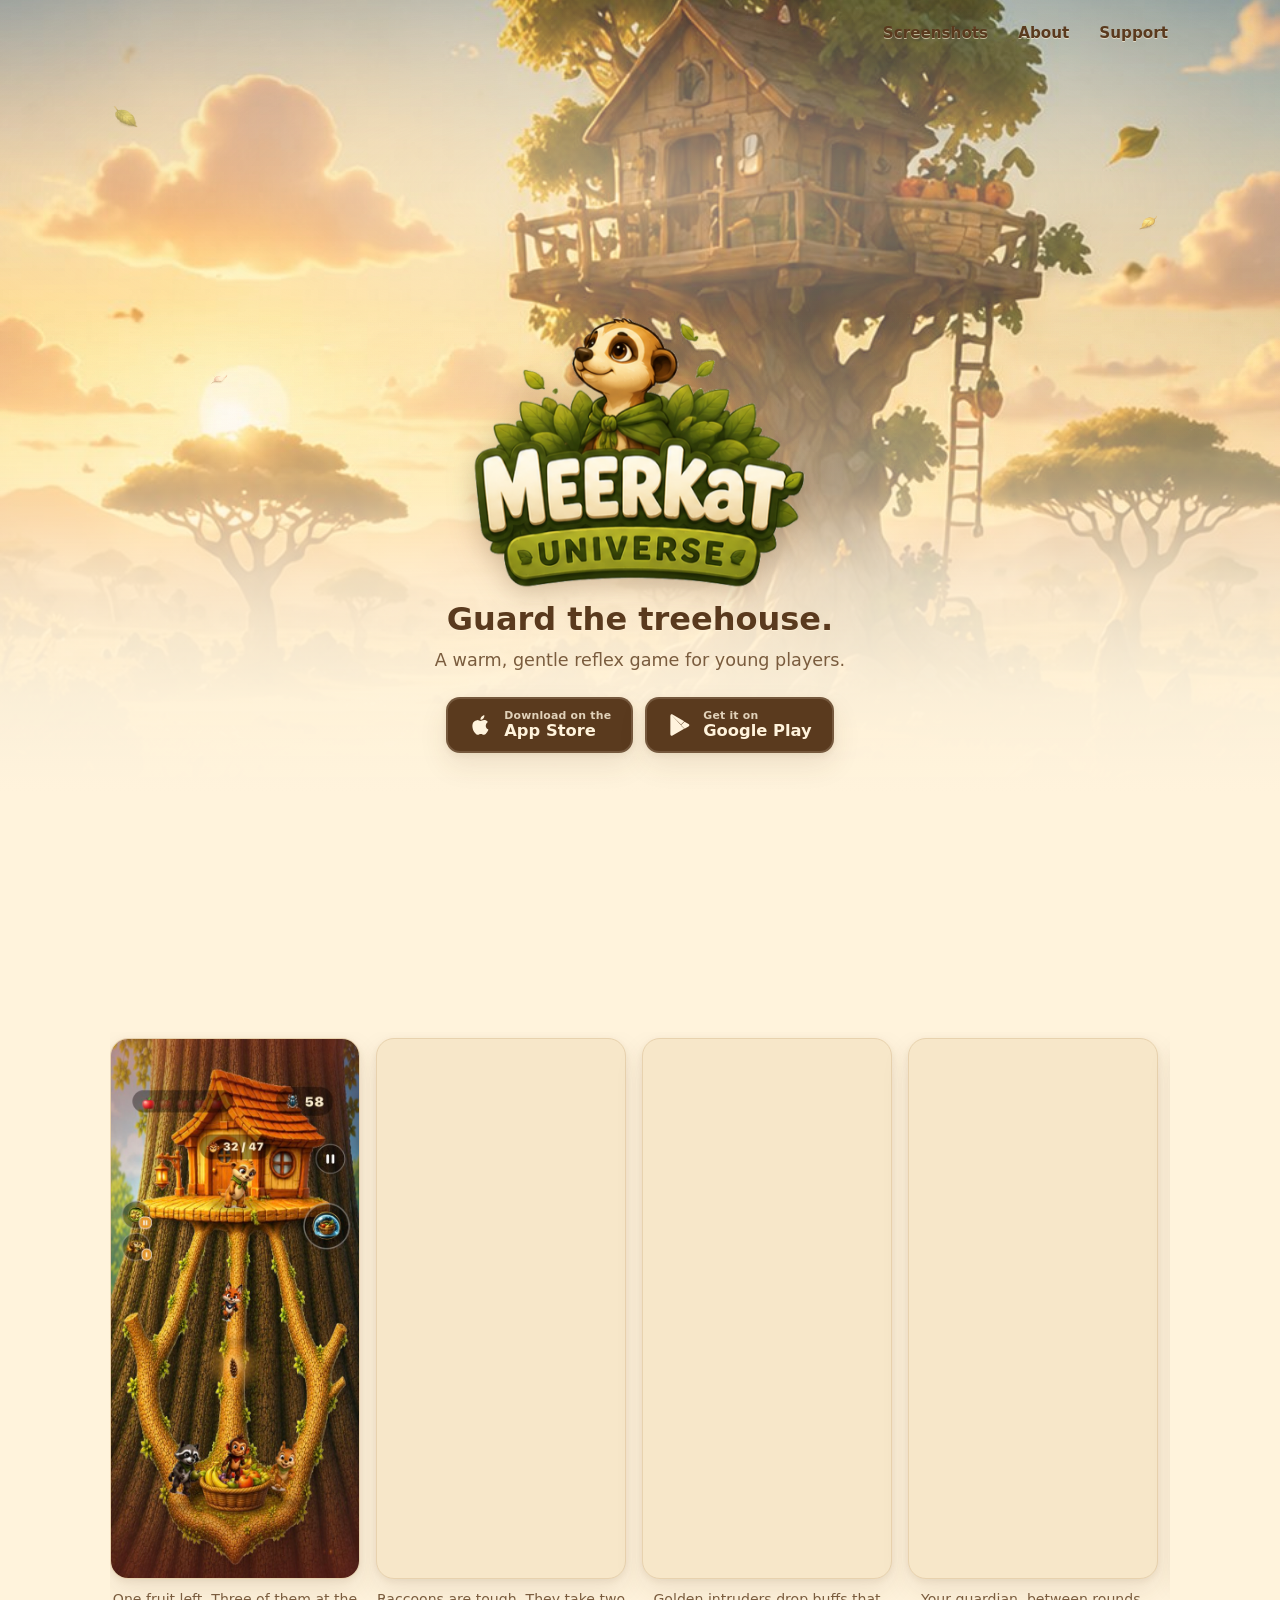
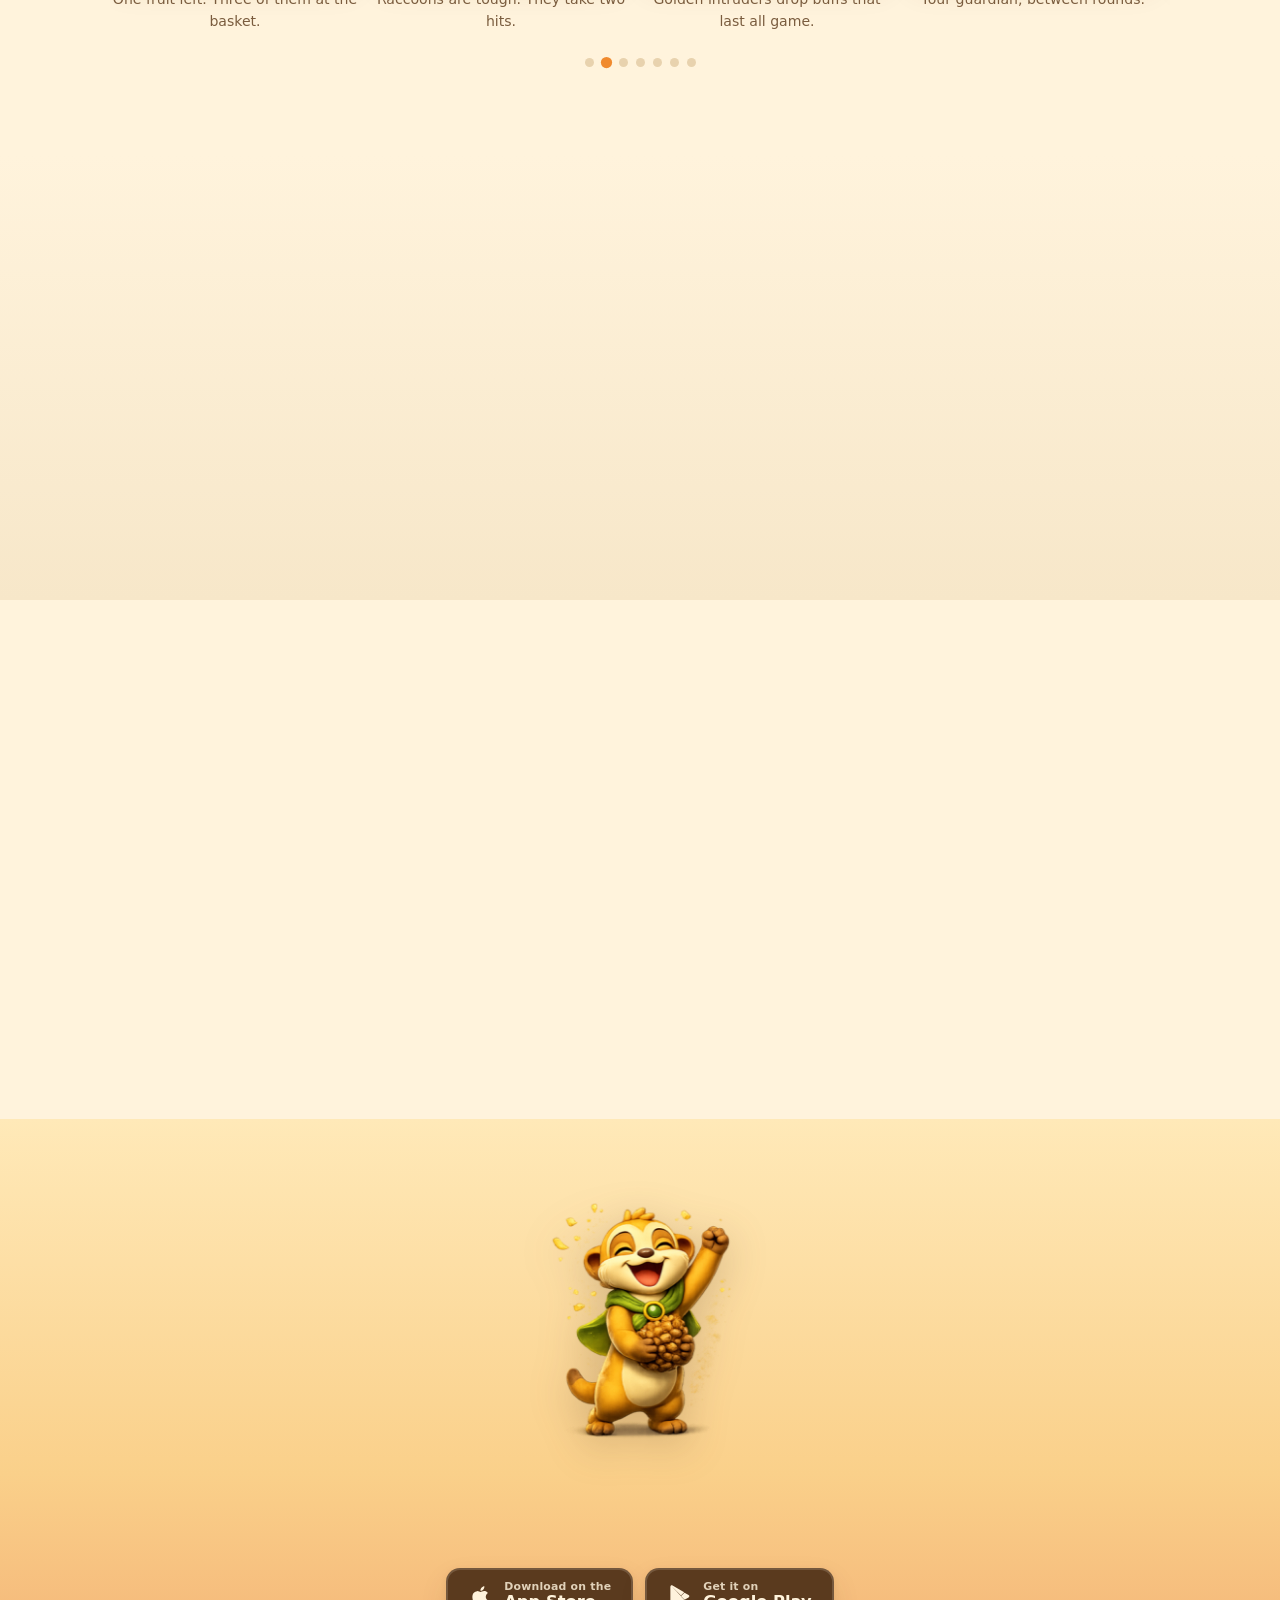
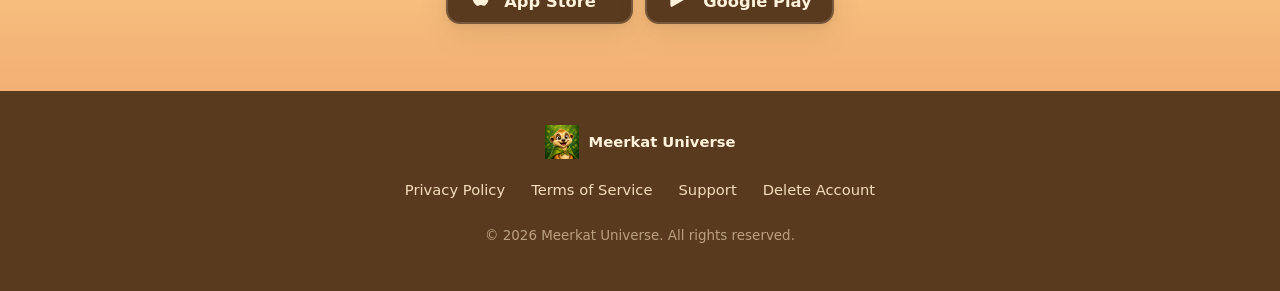
<file: index.html>
<!doctype html>
<html lang="en">
<head>
<meta charset="utf-8">
    <!-- ── CONTENT SECURITY POLICY ────────────────────────────────────────
         A `<meta>` rather than a header because GitHub Pages cannot set
         headers. This is the STRICT form, which is only achievable because the
         site makes ZERO third-party requests — no CDN, no fonts, no analytics.
         Nothing here needs `'unsafe-inline'`: there are no inline <script>
         bodies and no on* handlers.

         `connect-src 'none'` and `form-action 'none'` are honest — the site
         never fetches and never submits — and they are what turns any future
         XSS foothold from "exfiltrate" into "nothing happens".

         `frame-ancestors 'none'` is the one that addresses a real risk rather
         than a theoretical one: it stops anyone embedding these pages,
         particularly the privacy policy and terms, inside their own site and
         passing them off as theirs. -->
    <meta http-equiv="Content-Security-Policy"
          content="default-src 'self';
                   img-src 'self' data:;
                   style-src 'self';
                   script-src 'self';
                   font-src 'self';
                   connect-src 'none';
                   form-action 'none';
                   frame-ancestors 'none';
                   base-uri 'none';
                   object-src 'none';
                   upgrade-insecure-requests">
    <meta name="referrer" content="strict-origin-when-cross-origin">
<meta name="viewport" content="width=device-width, initial-scale=1, viewport-fit=cover">
<title>Meerkat Universe — Guard the treehouse</title>
<meta name="description" content="A warm, gentle reflex game for young players. Guard your treehouse fruit from climbing intruders. Free on the App Store and Google Play.">
<meta name="theme-color" content="#FFF3DC">

<link rel="icon" href="favicon.png" sizes="any">
<link rel="apple-touch-icon" href="assets/img/icon-180.png">

<meta property="og:type" content="website">
<meta property="og:title" content="Meerkat Universe — Guard the treehouse">
<meta property="og:description" content="A warm, gentle reflex game for young players. Free on the App Store and Google Play.">
<meta property="og:image" content="assets/img/hero.jpg">
<meta name="twitter:card" content="summary_large_image">

<!-- The hero art is the first thing a visitor sees; everything else can wait.
     imagesrcset/imagesizes mirror the <img> below exactly, so the preload and the
     element resolve to the SAME file — a mismatch downloads both. -->
<link rel="preload" as="image" href="assets/img/hero.jpg"
      imagesrcset="assets/img/hero-sm.jpg 620w, assets/img/hero.jpg 948w"
      imagesizes="100vw" fetchpriority="high">
<link rel="stylesheet" href="assets/css/site.css">
</head>

<body>
<a class="skip-link" href="#main">Skip to content</a>

<!-- Desktop only. No hamburger on mobile: the landing page has one job, and the
     legal links live in the footer where people look for them. -->
<nav class="topnav" aria-label="Site">
  <div class="wrap">
    <ul>
      <li><a href="#screenshots">Screenshots</a></li>
      <li><a href="#about">About</a></li>
      <li><a href="support.html">Support</a></li>
    </ul>
  </div>
</nav>

<main id="main">

  <!-- ===================================================================
       HERO
       =================================================================== -->
  <section class="hero">
    <img class="hero__art" src="assets/img/hero.jpg"
         srcset="assets/img/hero-sm.jpg 620w, assets/img/hero.jpg 948w"
         sizes="100vw" width="948" height="1660"
         alt="A treehouse in a great tree on a golden savanna at sunset, with acacias and wildflowers."
         fetchpriority="high">

    <img class="leaf leaf--1" src="assets/img/leaf-1.png" width="110" height="110" alt="" aria-hidden="true">
    <img class="leaf leaf--2" src="assets/img/leaf-7.png" width="110" height="110" alt="" aria-hidden="true">
    <img class="leaf leaf--3" src="assets/img/leaf-14.png" width="110" height="110" alt="" aria-hidden="true">

    <div class="hero__inner">
      <img class="hero__logo" src="assets/img/logo.png" width="380" height="312"
           alt="Meerkat Universe" fetchpriority="high">

      <h1 class="hero__tagline">Guard the treehouse.</h1>
      <p class="hero__sub">A warm, gentle reflex game for young players.</p>

      <div class="store-row">
        <!-- Ships as a span: not a link, not focusable, cannot navigate or
             reload. `assets/js/config.js` turns it into a real anchor the
             moment a URL exists. -->
        <span class="store-btn" data-store="appStore"
              aria-label="Download on the App Store — coming soon"
              data-label="Download on the App Store">
          <svg class="store-btn__glyph" viewBox="0 0 24 24" aria-hidden="true"><path d="M16.4 12.7c0-2.3 1.9-3.4 2-3.5-1.1-1.6-2.8-1.8-3.4-1.8-1.4-.1-2.8.9-3.5.9s-1.8-.9-3-.8c-1.5 0-2.9.9-3.7 2.2-1.6 2.8-.4 6.8 1.1 9 .8 1.1 1.7 2.3 2.9 2.2 1.2 0 1.6-.7 3-.7s1.8.7 3 .7 2-1.1 2.8-2.2c.9-1.2 1.2-2.4 1.3-2.5 0 0-2.5-1-2.5-3.5zM14.2 5.9c.6-.8 1-1.9.9-3-.9 0-2 .6-2.7 1.4-.6.7-1.1 1.8-.9 2.9 1 .1 2-.5 2.7-1.3z"/></svg>
          <span class="store-btn__lines">
            <span class="store-btn__small">Download on the</span>
            <span class="store-btn__big">App Store</span>
          </span>
        </span>

        <span class="store-btn" data-store="googlePlay"
              aria-label="Get it on Google Play — coming soon"
              data-label="Get it on Google Play">
          <svg class="store-btn__glyph" viewBox="0 0 24 24" aria-hidden="true"><path d="M3.6 2.3c-.3.3-.5.8-.5 1.4v16.6c0 .6.2 1.1.5 1.4l.1.1 9.3-9.3v-.2L3.6 2.3zM16.1 15.3l-3.1-3.1v-.2l3.1-3.1.1.1 3.7 2.1c1 .6 1 1.6 0 2.2l-3.7 2.1-.1-.1zM15.9 15.5L12.9 12.4 3.6 21.7c.3.4.9.4 1.5.1l10.8-6.3zM15.9 8.5L5.1 2.2c-.6-.3-1.2-.3-1.5.1l9.3 9.3 3-3.1z"/></svg>
          <span class="store-btn__lines">
            <span class="store-btn__small">Get it on</span>
            <span class="store-btn__big">Google Play</span>
          </span>
        </span>
      </div>

      <p class="store-note">Coming soon</p>
    </div>
  </section>

  <!-- ===================================================================
       SCREENSHOTS — real captures from the game, shown before any prose.
       =================================================================== -->
  <section class="section" id="screenshots">
    <div class="wrap">
      <p class="eyebrow reveal">From the game</p>
      <h2 class="reveal">Climbing intruders. One guardian.</h2>
      <p class="section__lead measure reveal">Swipe to move between the three branches and knock
        intruders back before they reach the fruit.</p>
    </div>

    <div class="wrap">
      <div class="shots" data-carousel tabindex="0" role="group"
           aria-label="Game screenshots — scroll sideways to browse">

        <figure class="shot">
          <img src="assets/img/shots/gameplay_lastfruit.jpg" width="560" height="1217" loading="lazy" decoding="async"
               alt="Gameplay: one fruit left in the basket as a raccoon, a monkey and a squirrel reach it together, with a fox climbing close behind and a pinecone already in the air.">
          <figcaption>One fruit left. Three of them at the basket.</figcaption>
        </figure>

        <figure class="shot">
          <img src="assets/img/shots/gameplay_hit.jpg" width="560" height="1217" loading="lazy" decoding="async"
               alt="Gameplay: a pinecone connects and a raccoon is knocked off the branch in a burst of dust, leaving a beetle reward behind, while a fox, a squirrel and a monkey keep climbing.">
          <figcaption>Raccoons are tough. They take two hits.</figcaption>
        </figure>

        <figure class="shot">
          <img src="assets/img/shots/gameplay_buff.jpg" width="560" height="1217" loading="lazy" decoding="async"
               alt="Gameplay: a Swift Paws buff card reading Movement Speed plus ten percent appears above the fruit basket, with three beetles awarded and the guardian meerkat glowing.">
          <figcaption>Golden intruders drop buffs that last all game.</figcaption>
        </figure>

        <figure class="shot">
          <img src="assets/img/shots/home.jpg" width="560" height="1217" loading="lazy" decoding="async"
               alt="Home screen: the guardian meerkat in a green cape stands on the savanna beneath the treehouse, above a large PLAY button.">
          <figcaption>Your guardian, between rounds.</figcaption>
        </figure>

        <figure class="shot">
          <img src="assets/img/shots/victory.jpg" width="560" height="1217" loading="lazy" decoding="async"
               alt="Victory screen reading Perfect, showing intruders stopped, beetles earned and a bonus for fruit saved.">
          <figcaption>Save every fruit for a bigger reward.</figcaption>
        </figure>

        <figure class="shot">
          <img src="assets/img/shots/shop_specials.jpg" width="560" height="1217" loading="lazy" decoding="async"
               alt="Shop screen listing special attacks — Pinecone Barrage, Basket Shield, Freeze Intruders, Guardian Frenzy and Panic — each with a price in beetles.">
          <figcaption>Spend beetles on special attacks.</figcaption>
        </figure>

        <figure class="shot">
          <img src="assets/img/shots/social_leaderboard.jpg" width="560" height="1217" loading="lazy" decoding="async"
               alt="Leaderboard screen with a podium of the top three players and a ranked list below.">
          <figcaption>See how friends are getting on.</figcaption>
        </figure>
      </div>

      <div class="dots" data-dots aria-hidden="false"></div>
    </div>
  </section>

  <!-- ===================================================================
       WHAT IT IS — deliberately short. The pictures do the work.
       =================================================================== -->
  <section class="section section--tint" id="about">
    <div class="wrap">
      <div class="measure reveal">
        <p class="eyebrow">About</p>
        <h2>A small game about protecting something.</h2>
        <p>Meerkat Universe is a mobile game for young players. You are the guardian of a treehouse,
          and hungry visitors keep climbing up for your fruit.</p>
        <p>One swipe moves you between branches. That is the whole control — easy to learn at five,
          and steadily harder to keep up with as the levels go on.</p>
      </div>
    </div>
  </section>

  <!-- ===================================================================
       FEATURES — four, all describing things the game actually does.
       =================================================================== -->
  <section class="section">
    <div class="wrap">
      <p class="eyebrow reveal">What is in it</p>
      <h2 class="reveal">Simple to pick up. Plenty to master.</h2>

      <div class="cards">
        <article class="card reveal">
          <div class="card__icon" aria-hidden="true">
            <!-- A left-right swipe, not three stacked lines: three horizontal
                 rules on a website read as a hamburger MENU, which is the one
                 thing this icon must not look like. -->
            <svg viewBox="0 0 24 24"><path d="M4 12h16M8 8l-4 4 4 4M16 8l4 4-4 4" stroke-linecap="round" stroke-linejoin="round"/></svg>
          </div>
          <h3>Three branches</h3>
          <p>Swipe to move the guardian between lanes. Pinecones fly on their own — your job is
            being in the right place.</p>
        </article>

        <article class="card reveal">
          <div class="card__icon" aria-hidden="true">
            <svg viewBox="0 0 24 24"><path d="M12 3l2.4 5.5 6 .5-4.5 4 1.4 5.9L12 15.8 6.7 18.9l1.4-5.9-4.5-4 6-.5z" stroke-linejoin="round"/></svg>
          </div>
          <h3>Four kinds of visitor</h3>
          <p>Monkeys, quick squirrels, tough raccoons — and a fox you will not see coming until it
            breaks cover.</p>
        </article>

        <article class="card reveal">
          <div class="card__icon" aria-hidden="true">
            <svg viewBox="0 0 24 24"><path d="M13 2L5 14h6l-1 8 8-12h-6z" stroke-linejoin="round"/></svg>
          </div>
          <h3>Special attacks</h3>
          <p>Earn beetles, then spend them on a Freeze, a Shield or a Barrage for the rounds that
            get away from you.</p>
        </article>

        <article class="card reveal">
          <div class="card__icon" aria-hidden="true">
            <svg viewBox="0 0 24 24"><path d="M16 19a4 4 0 00-8 0M12 11a3 3 0 100-6 3 3 0 000 6M20 19a4 4 0 00-3-3.9M18 10.9a3 3 0 000-5.8" stroke-linecap="round" stroke-linejoin="round"/></svg>
          </div>
          <h3>Friends and scores</h3>
          <p>Add a friend with a code and see how far along everyone is on the leaderboard.</p>
        </article>
      </div>
    </div>
  </section>

  <!-- ===================================================================
       FINAL CTA
       =================================================================== -->
  <section class="final">
    <div class="wrap">
      <img class="final__guardian" src="assets/img/guardian.png" width="196" height="260" loading="lazy"
           alt="The guardian meerkat cheering with one arm raised, holding a pinecone.">
      <h2 class="reveal">Ready when it is.</h2>
      <p class="section__lead section__lead--spaced reveal">Meerkat Universe is on its way to
        the App Store and Google Play.</p>

      <div class="store-row">
        <span class="store-btn" data-store="appStore"
              aria-label="Download on the App Store — coming soon"
              data-label="Download on the App Store">
          <svg class="store-btn__glyph" viewBox="0 0 24 24" aria-hidden="true"><path d="M16.4 12.7c0-2.3 1.9-3.4 2-3.5-1.1-1.6-2.8-1.8-3.4-1.8-1.4-.1-2.8.9-3.5.9s-1.8-.9-3-.8c-1.5 0-2.9.9-3.7 2.2-1.6 2.8-.4 6.8 1.1 9 .8 1.1 1.7 2.3 2.9 2.2 1.2 0 1.6-.7 3-.7s1.8.7 3 .7 2-1.1 2.8-2.2c.9-1.2 1.2-2.4 1.3-2.5 0 0-2.5-1-2.5-3.5zM14.2 5.9c.6-.8 1-1.9.9-3-.9 0-2 .6-2.7 1.4-.6.7-1.1 1.8-.9 2.9 1 .1 2-.5 2.7-1.3z"/></svg>
          <span class="store-btn__lines">
            <span class="store-btn__small">Download on the</span>
            <span class="store-btn__big">App Store</span>
          </span>
        </span>

        <span class="store-btn" data-store="googlePlay"
              aria-label="Get it on Google Play — coming soon"
              data-label="Get it on Google Play">
          <svg class="store-btn__glyph" viewBox="0 0 24 24" aria-hidden="true"><path d="M3.6 2.3c-.3.3-.5.8-.5 1.4v16.6c0 .6.2 1.1.5 1.4l.1.1 9.3-9.3v-.2L3.6 2.3zM16.1 15.3l-3.1-3.1v-.2l3.1-3.1.1.1 3.7 2.1c1 .6 1 1.6 0 2.2l-3.7 2.1-.1-.1zM15.9 15.5L12.9 12.4 3.6 21.7c.3.4.9.4 1.5.1l10.8-6.3zM15.9 8.5L5.1 2.2c-.6-.3-1.2-.3-1.5.1l9.3 9.3 3-3.1z"/></svg>
          <span class="store-btn__lines">
            <span class="store-btn__small">Get it on</span>
            <span class="store-btn__big">Google Play</span>
          </span>
        </span>
      </div>

      <p class="store-note">Coming soon</p>
    </div>
  </section>

</main>

<footer class="site-footer">
  <div class="wrap">
    <div class="footer-mark">
      <img src="assets/img/icon-180.png" width="34" height="34" loading="lazy" alt="">
      <span>Meerkat Universe</span>
    </div>
    <ul class="footer-nav">
      <li><a href="privacy.html">Privacy Policy</a></li>
      <li><a href="terms.html">Terms of Service</a></li>
      <li><a href="support.html">Support</a></li>
      <li><a href="delete-account.html">Delete Account</a></li>
    </ul>
    <p class="footer-meta">© 2026 Meerkat Universe. All rights reserved.</p>
  </div>
</footer>

<script src="assets/js/config.js" defer></script>
<script src="assets/js/site.js" defer></script>
</body>
</html>
</file>
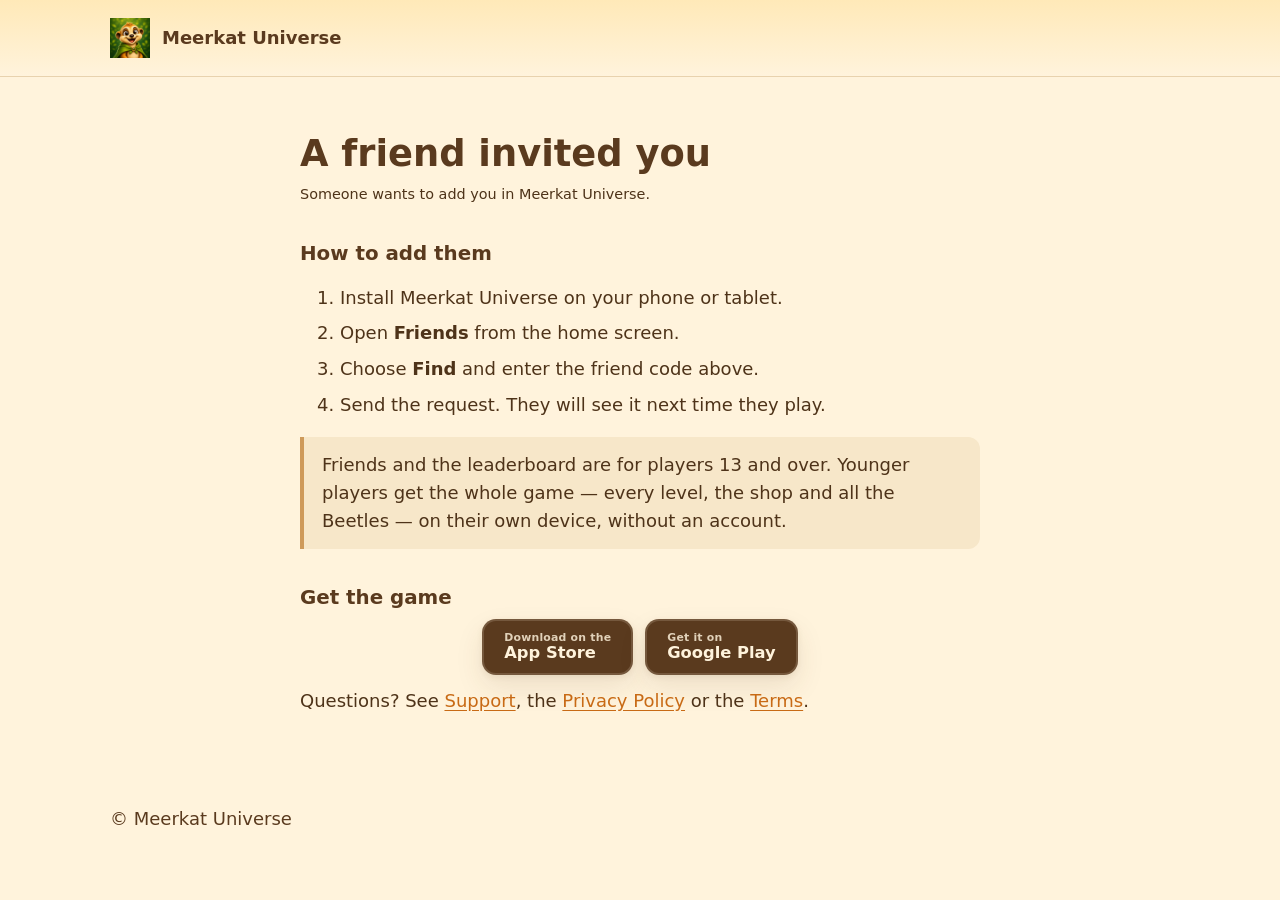
<file: invite/index.html>
<!doctype html>
<html lang="en">
<head>
<meta charset="utf-8">
    <!-- ── CONTENT SECURITY POLICY ────────────────────────────────────────
         A `<meta>` rather than a header because GitHub Pages cannot set
         headers. This is the STRICT form, which is only achievable because the
         site makes ZERO third-party requests — no CDN, no fonts, no analytics.
         Nothing here needs `'unsafe-inline'`: there are no inline <script>
         bodies and no on* handlers.

         `connect-src 'none'` and `form-action 'none'` are honest — the site
         never fetches and never submits — and they are what turns any future
         XSS foothold from "exfiltrate" into "nothing happens".

         `frame-ancestors 'none'` is the one that addresses a real risk rather
         than a theoretical one: it stops anyone embedding these pages,
         particularly the privacy policy and terms, inside their own site and
         passing them off as theirs. -->
    <meta http-equiv="Content-Security-Policy"
          content="default-src 'self';
                   img-src 'self' data:;
                   style-src 'self';
                   script-src 'self';
                   font-src 'self';
                   connect-src 'none';
                   form-action 'none';
                   frame-ancestors 'none';
                   base-uri 'none';
                   object-src 'none';
                   upgrade-insecure-requests">
    <meta name="robots" content="noindex, nofollow">
    <meta name="referrer" content="strict-origin-when-cross-origin">
<meta name="viewport" content="width=device-width, initial-scale=1, viewport-fit=cover">
<title>A Friend Invited You — Meerkat Universe</title>
<meta name="description" content="Someone shared their Meerkat Universe friend code with you. Here is how to add them.">
<meta name="theme-color" content="#FFF3DC">
<link rel="icon" href="../favicon.png" sizes="any">
<link rel="apple-touch-icon" href="../assets/img/icon-180.png">
<link rel="stylesheet" href="../assets/css/site.css">
</head>

<body>
<a class="skip-link" href="#main">Skip to content</a>

<header class="page-header">
  <div class="wrap">
    <img src="../assets/img/icon-180.png" width="40" height="40" alt="">
    <a class="home-link" href="../index.html">Meerkat Universe</a>
  </div>
</header>

<main id="main" class="doc">
  <div class="wrap">
    <h1>A friend invited you</h1>
    <p class="doc__updated">Someone wants to add you in Meerkat Universe.</p>

    <!-- THE CODE BLOCK IS HIDDEN UNTIL JAVASCRIPT VALIDATES ONE.
         Not a placeholder that gets filled: a page that renders an empty code
         box to everyone who opens /invite/ with no code is worse than one that
         simply does not mention codes. `hidden` is removed by invite.js only
         when a well-formed code is present. -->
    <div class="callout" id="invite-code-block" hidden>
      <p>Their friend code is:</p>
      <p><strong><code id="invite-code"></code></strong></p>
    </div>

    <h2>How to add them</h2>
    <ol>
      <li>Install Meerkat Universe on your phone or tablet.</li>
      <li>Open <strong>Friends</strong> from the home screen.</li>
      <li>Choose <strong>Find</strong> and enter the friend code above.</li>
      <li>Send the request. They will see it next time they play.</li>
    </ol>

    <div class="callout">
      <p>Friends and the leaderboard are for players 13 and over. Younger players get the whole
        game &mdash; every level, the shop and all the Beetles &mdash; on their own device, without
        an account.</p>
    </div>

    <h2>Get the game</h2>
    <div class="store-row">
      <span class="store-btn" data-store="appStore"
            aria-label="Download on the App Store &mdash; coming soon"
            data-label="Download on the App Store">
        <span class="store-btn__lines">
          <span class="store-btn__small">Download on the</span>
          <span class="store-btn__big">App Store</span>
        </span>
      </span>

      <span class="store-btn" data-store="googlePlay"
            aria-label="Get it on Google Play &mdash; coming soon"
            data-label="Get it on Google Play">
        <span class="store-btn__lines">
          <span class="store-btn__small">Get it on</span>
          <span class="store-btn__big">Google Play</span>
        </span>
      </span>
    </div>
    <p class="store-note">Coming soon.</p>

    <p>Questions? See <a href="../support.html">Support</a>, the
      <a href="../privacy.html">Privacy Policy</a> or the <a href="../terms.html">Terms</a>.</p>
  </div>
</main>

<footer class="page-footer">
  <div class="wrap">
    <p>&copy; Meerkat Universe</p>
  </div>
</footer>

<script src="../assets/js/config.js" defer></script>
<script src="../assets/js/site.js" defer></script>
<script src="../assets/js/invite.js" defer></script>
</body>
</html>
</file>
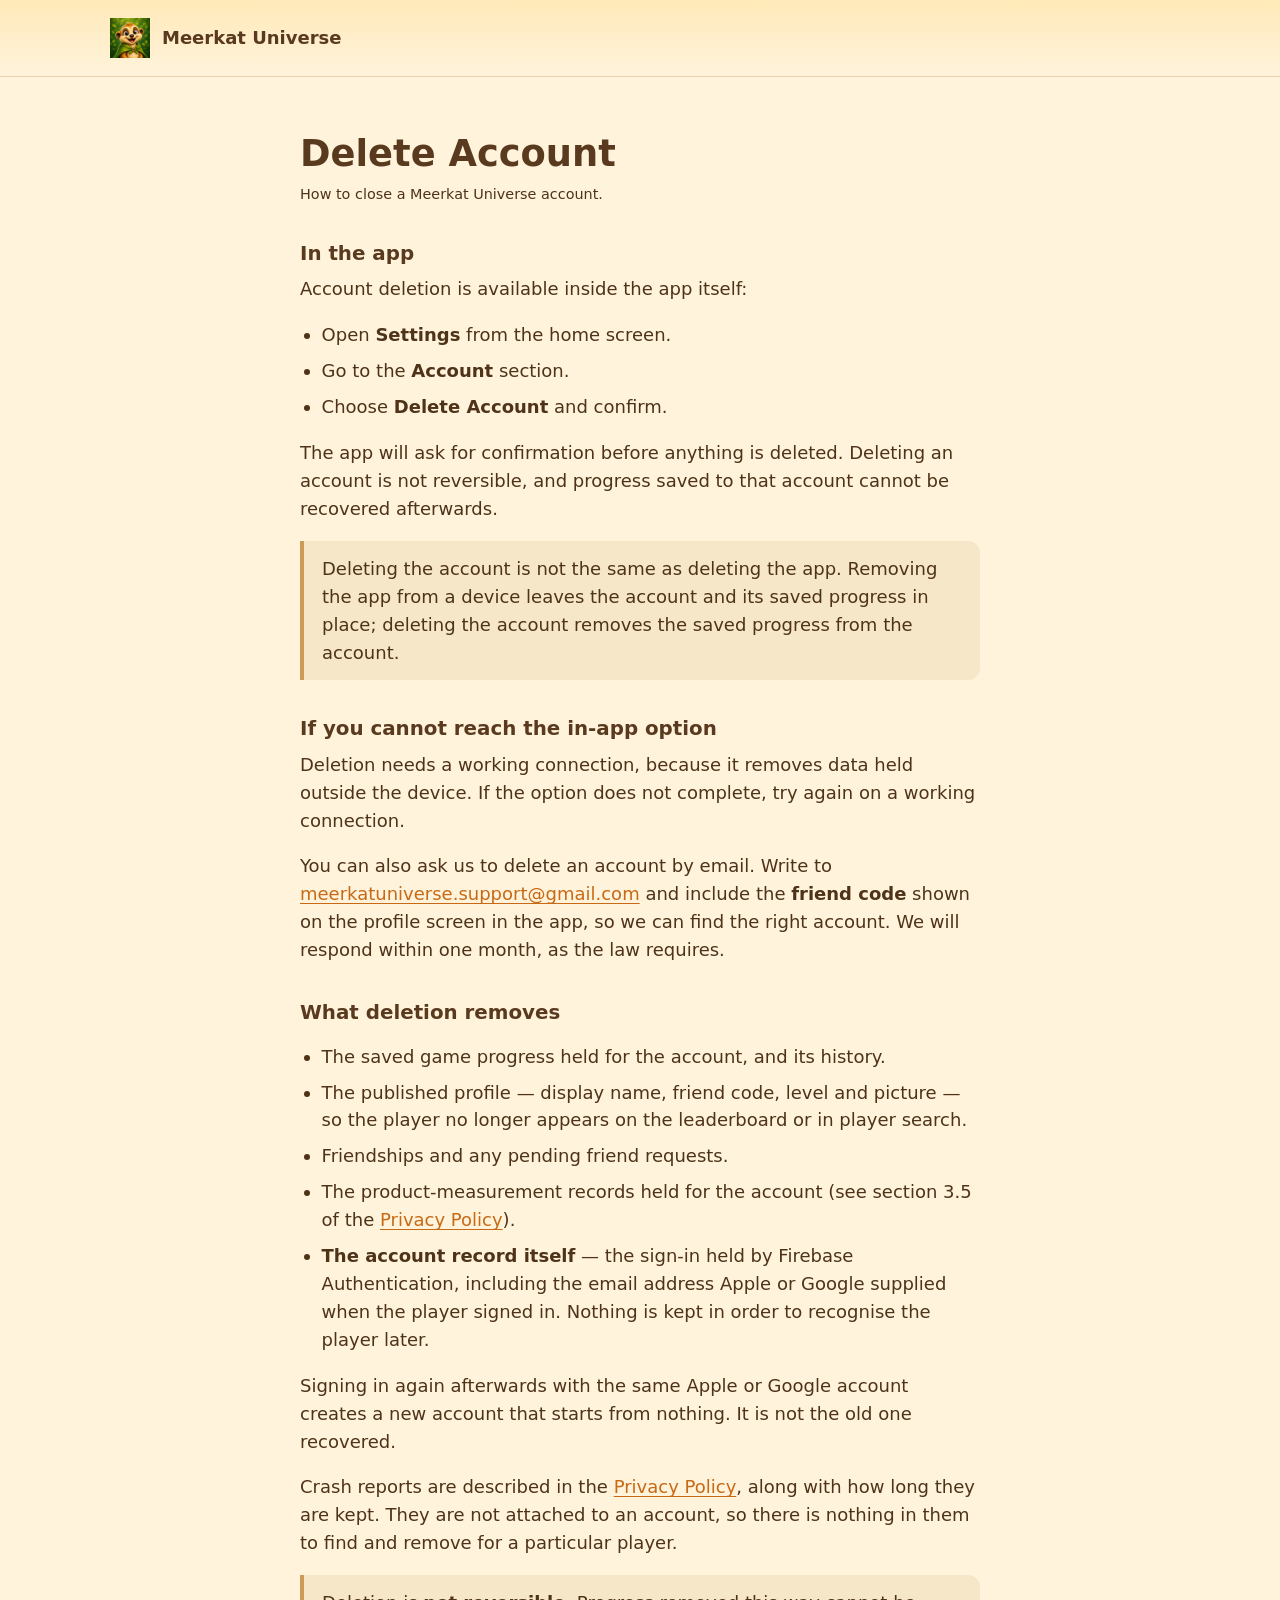
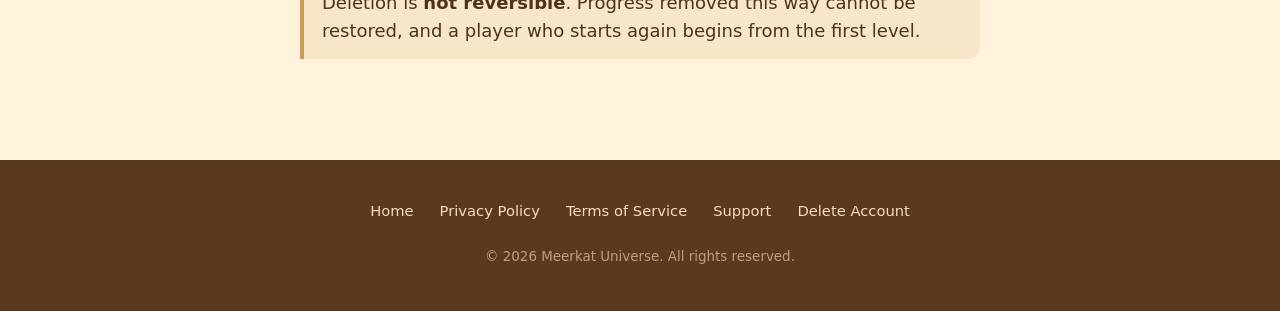
<file: delete-account.html>
<!doctype html>
<html lang="en">
<head>
<meta charset="utf-8">
    <!-- ── CONTENT SECURITY POLICY ────────────────────────────────────────
         A `<meta>` rather than a header because GitHub Pages cannot set
         headers. This is the STRICT form, which is only achievable because the
         site makes ZERO third-party requests — no CDN, no fonts, no analytics.
         Nothing here needs `'unsafe-inline'`: there are no inline <script>
         bodies and no on* handlers.

         `connect-src 'none'` and `form-action 'none'` are honest — the site
         never fetches and never submits — and they are what turns any future
         XSS foothold from "exfiltrate" into "nothing happens".

         `frame-ancestors 'none'` is the one that addresses a real risk rather
         than a theoretical one: it stops anyone embedding these pages,
         particularly the privacy policy and terms, inside their own site and
         passing them off as theirs. -->
    <meta http-equiv="Content-Security-Policy"
          content="default-src 'self';
                   img-src 'self' data:;
                   style-src 'self';
                   script-src 'self';
                   font-src 'self';
                   connect-src 'none';
                   form-action 'none';
                   frame-ancestors 'none';
                   base-uri 'none';
                   object-src 'none';
                   upgrade-insecure-requests">
    <meta name="referrer" content="strict-origin-when-cross-origin">
<meta name="viewport" content="width=device-width, initial-scale=1, viewport-fit=cover">
<title>Delete Account — Meerkat Universe</title>
<meta name="description" content="How to delete a Meerkat Universe account.">
<meta name="theme-color" content="#FFF3DC">
<link rel="icon" href="favicon.png" sizes="any">
<link rel="apple-touch-icon" href="assets/img/icon-180.png">
<link rel="stylesheet" href="assets/css/site.css">
</head>

<body>
<a class="skip-link" href="#main">Skip to content</a>

<header class="page-header">
  <div class="wrap">
    <img src="assets/img/icon-180.png" width="40" height="40" alt="">
    <a class="home-link" href="index.html">Meerkat Universe</a>
  </div>
</header>

<main id="main" class="doc">
  <div class="wrap">
    <h1>Delete Account</h1>
    <p class="doc__updated">How to close a Meerkat Universe account.</p>

    <h2>In the app</h2>
    <p>Account deletion is available inside the app itself:</p>
    <ul>
      <li>Open <strong>Settings</strong> from the home screen.</li>
      <li>Go to the <strong>Account</strong> section.</li>
      <li>Choose <strong>Delete Account</strong> and confirm.</li>
    </ul>
    <p>The app will ask for confirmation before anything is deleted. Deleting an account is not
      reversible, and progress saved to that account cannot be recovered afterwards.</p>

    <div class="callout">
      <p>Deleting the account is not the same as deleting the app. Removing the app from a device
        leaves the account and its saved progress in place; deleting the account removes the saved
        progress from the account.</p>
    </div>

    <h2>If you cannot reach the in-app option</h2>
    <p>Deletion needs a working connection, because it removes data held outside the device. If the
      option does not complete, try again on a working connection.</p>

    <p>You can also ask us to delete an account by email. Write to
      <a href="mailto:meerkatuniverse.support@gmail.com">meerkatuniverse.support@gmail.com</a> and
      include the <strong>friend code</strong> shown on the profile screen in the app, so we can find
      the right account. We will respond within one month, as the law requires.</p>

    <h2>What deletion removes</h2>
    <ul>
      <li>The saved game progress held for the account, and its history.</li>
      <li>The published profile — display name, friend code, level and picture — so the player no
        longer appears on the leaderboard or in player search.</li>
      <li>Friendships and any pending friend requests.</li>
      <li>The product-measurement records held for the account (see section 3.5 of the
        <a href="privacy.html">Privacy Policy</a>).</li>
      <li><strong>The account record itself</strong> — the sign-in held by Firebase Authentication,
        including the email address Apple or Google supplied when the player signed in. Nothing is
        kept in order to recognise the player later.</li>
    </ul>
    <p>Signing in again afterwards with the same Apple or Google account creates a new account that
      starts from nothing. It is not the old one recovered.</p>
    <p>Crash reports are described in the <a href="privacy.html">Privacy Policy</a>, along with how
      long they are kept. They are not attached to an account, so there is nothing in them to find
      and remove for a particular player.</p>

    <div class="callout">
      <p>Deletion is <strong>not reversible</strong>. Progress removed this way cannot be restored,
        and a player who starts again begins from the first level.</p>
    </div>
  </div>
</main>

<footer class="site-footer">
  <div class="wrap">
    <ul class="footer-nav">
      <li><a href="index.html">Home</a></li>
      <li><a href="privacy.html">Privacy Policy</a></li>
      <li><a href="terms.html">Terms of Service</a></li>
      <li><a href="support.html">Support</a></li>
      <li><a href="delete-account.html">Delete Account</a></li>
    </ul>
    <p class="footer-meta">© 2026 Meerkat Universe. All rights reserved.</p>
  </div>
</footer>

<script src="assets/js/config.js" defer></script>
<script src="assets/js/site.js" defer></script>
</body>
</html>
</file>
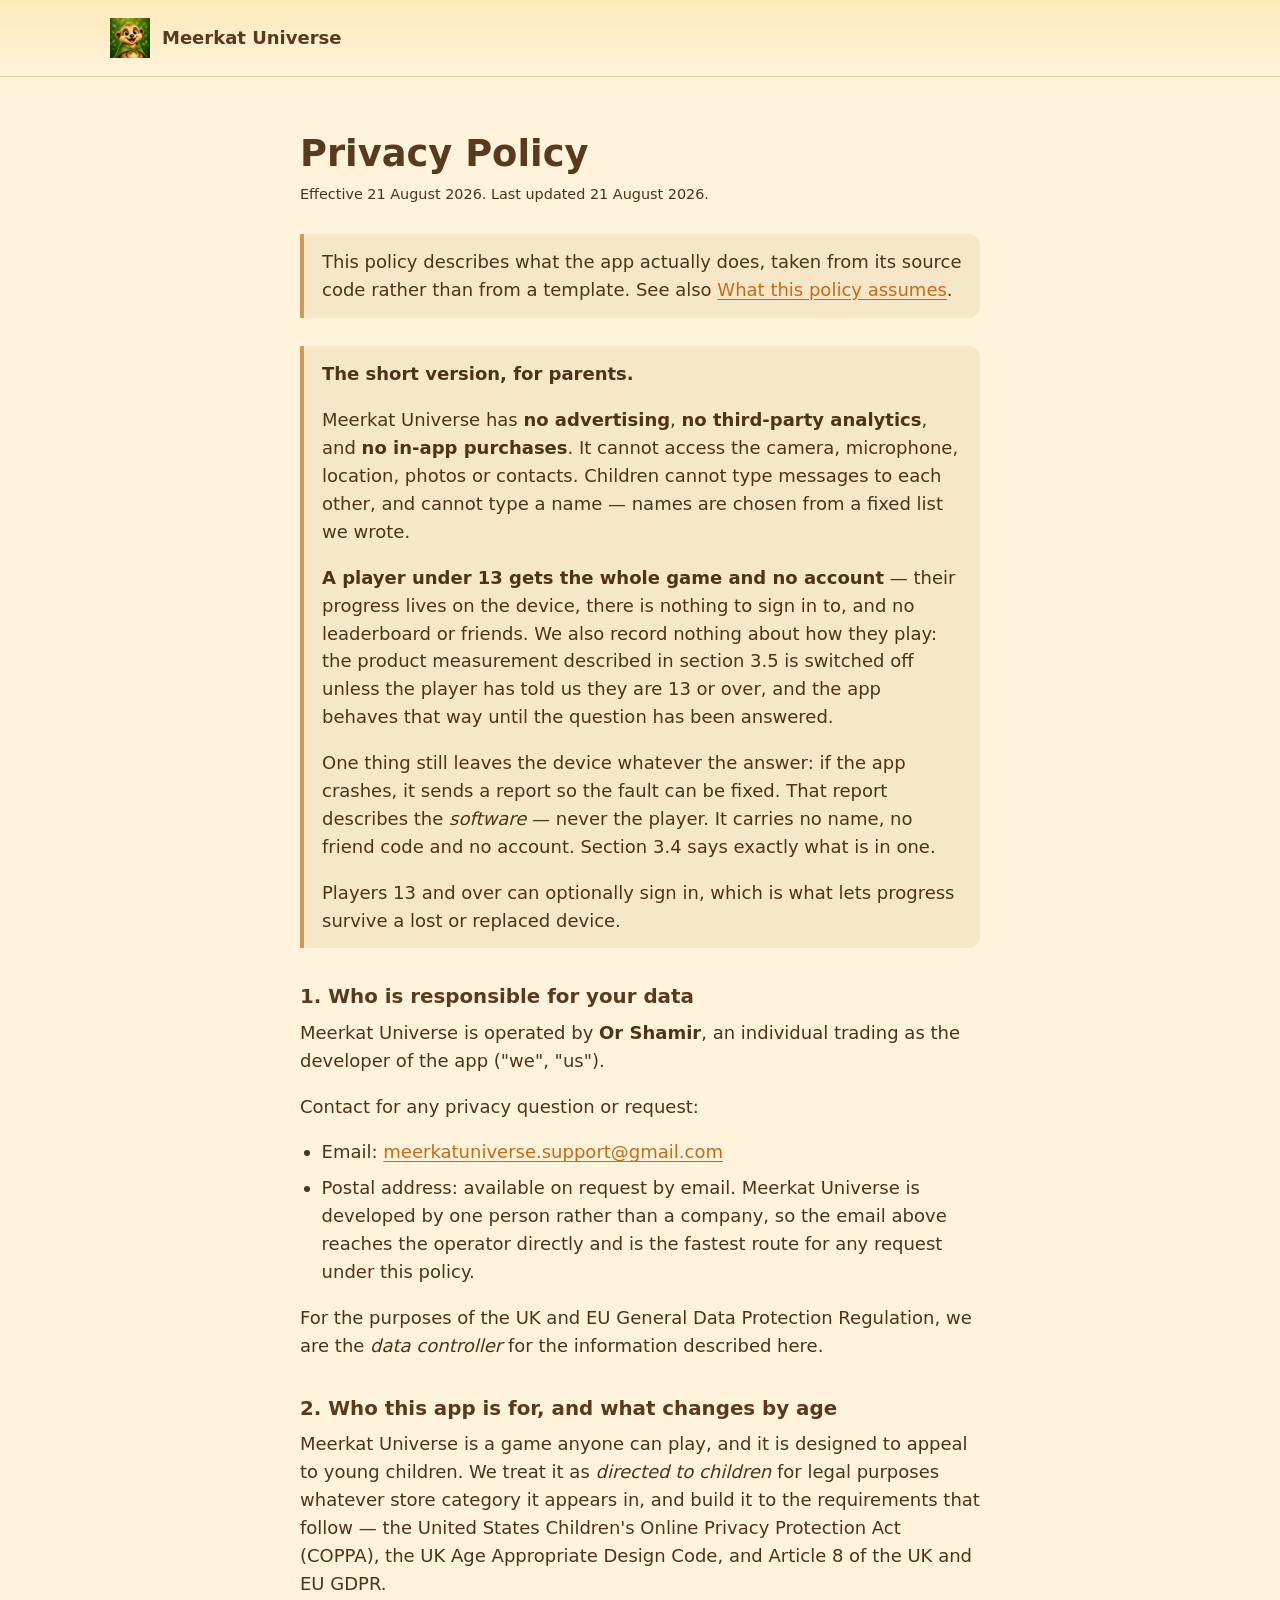
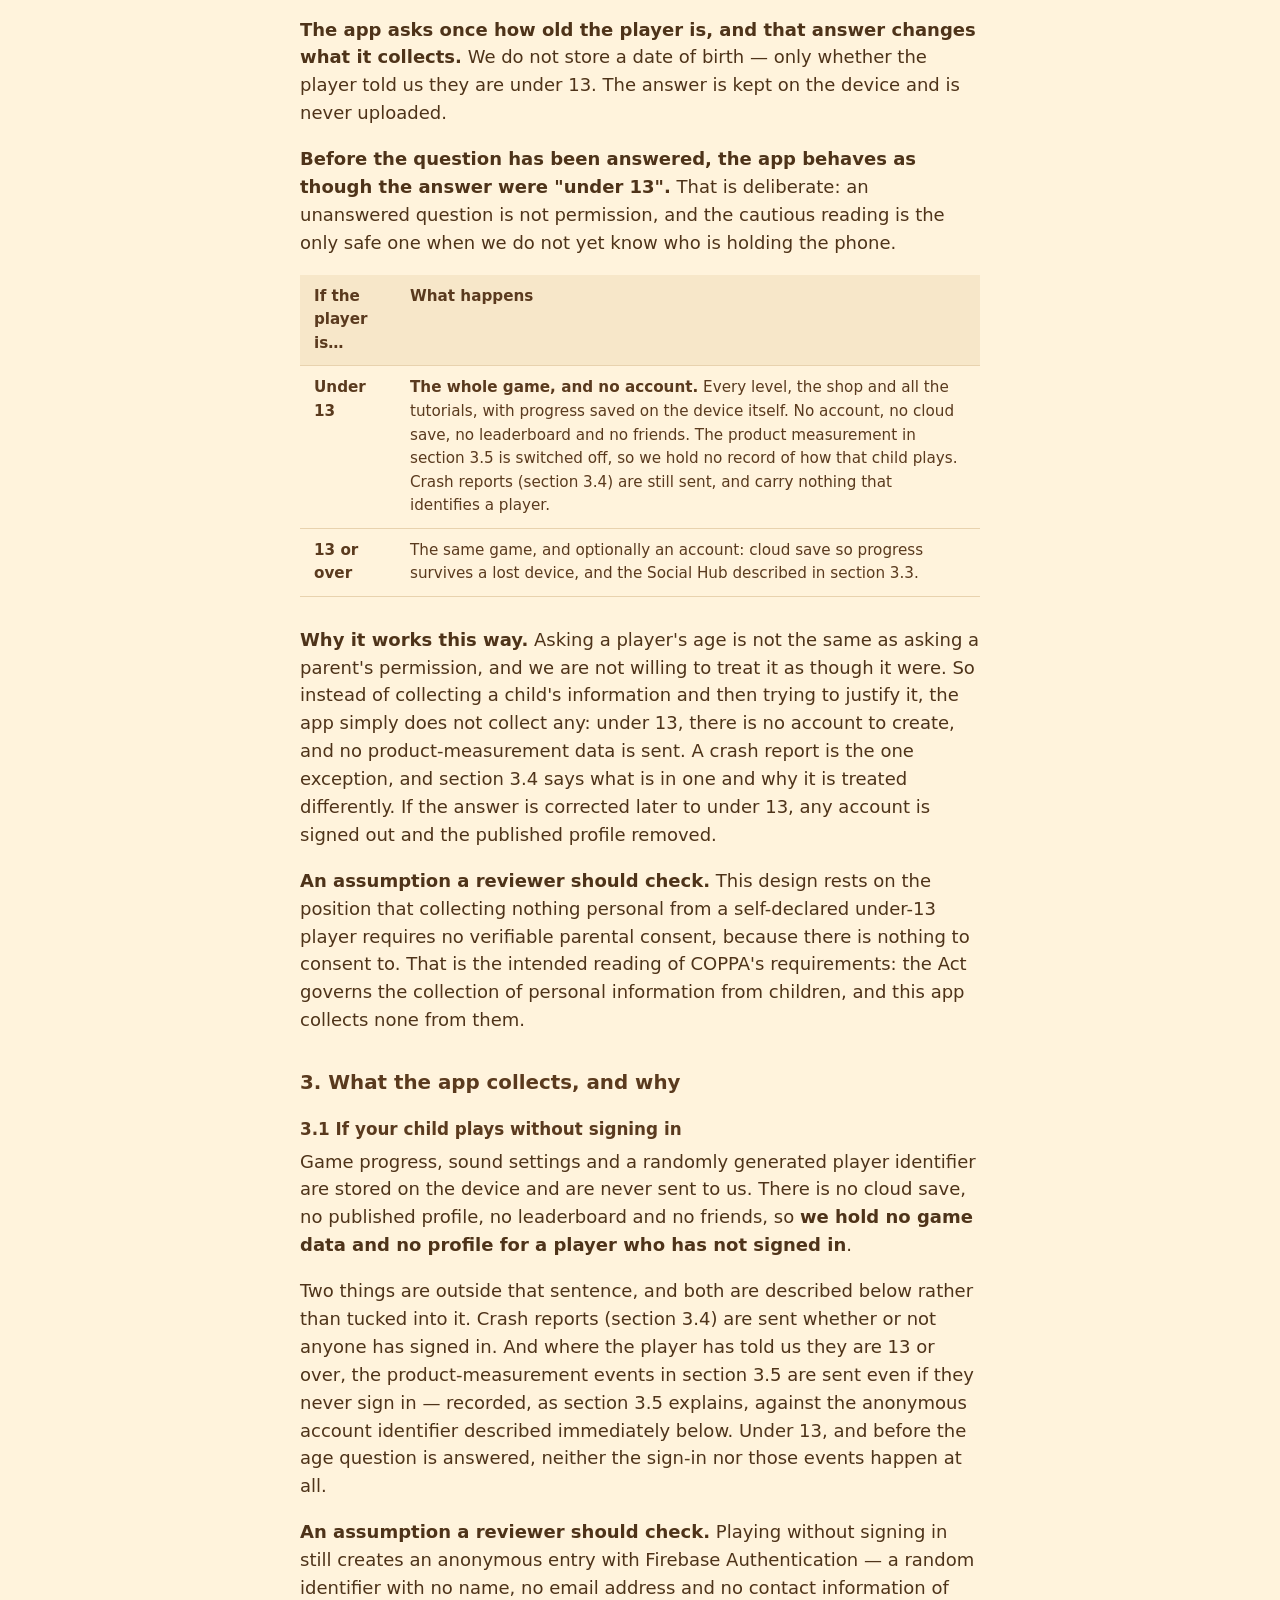
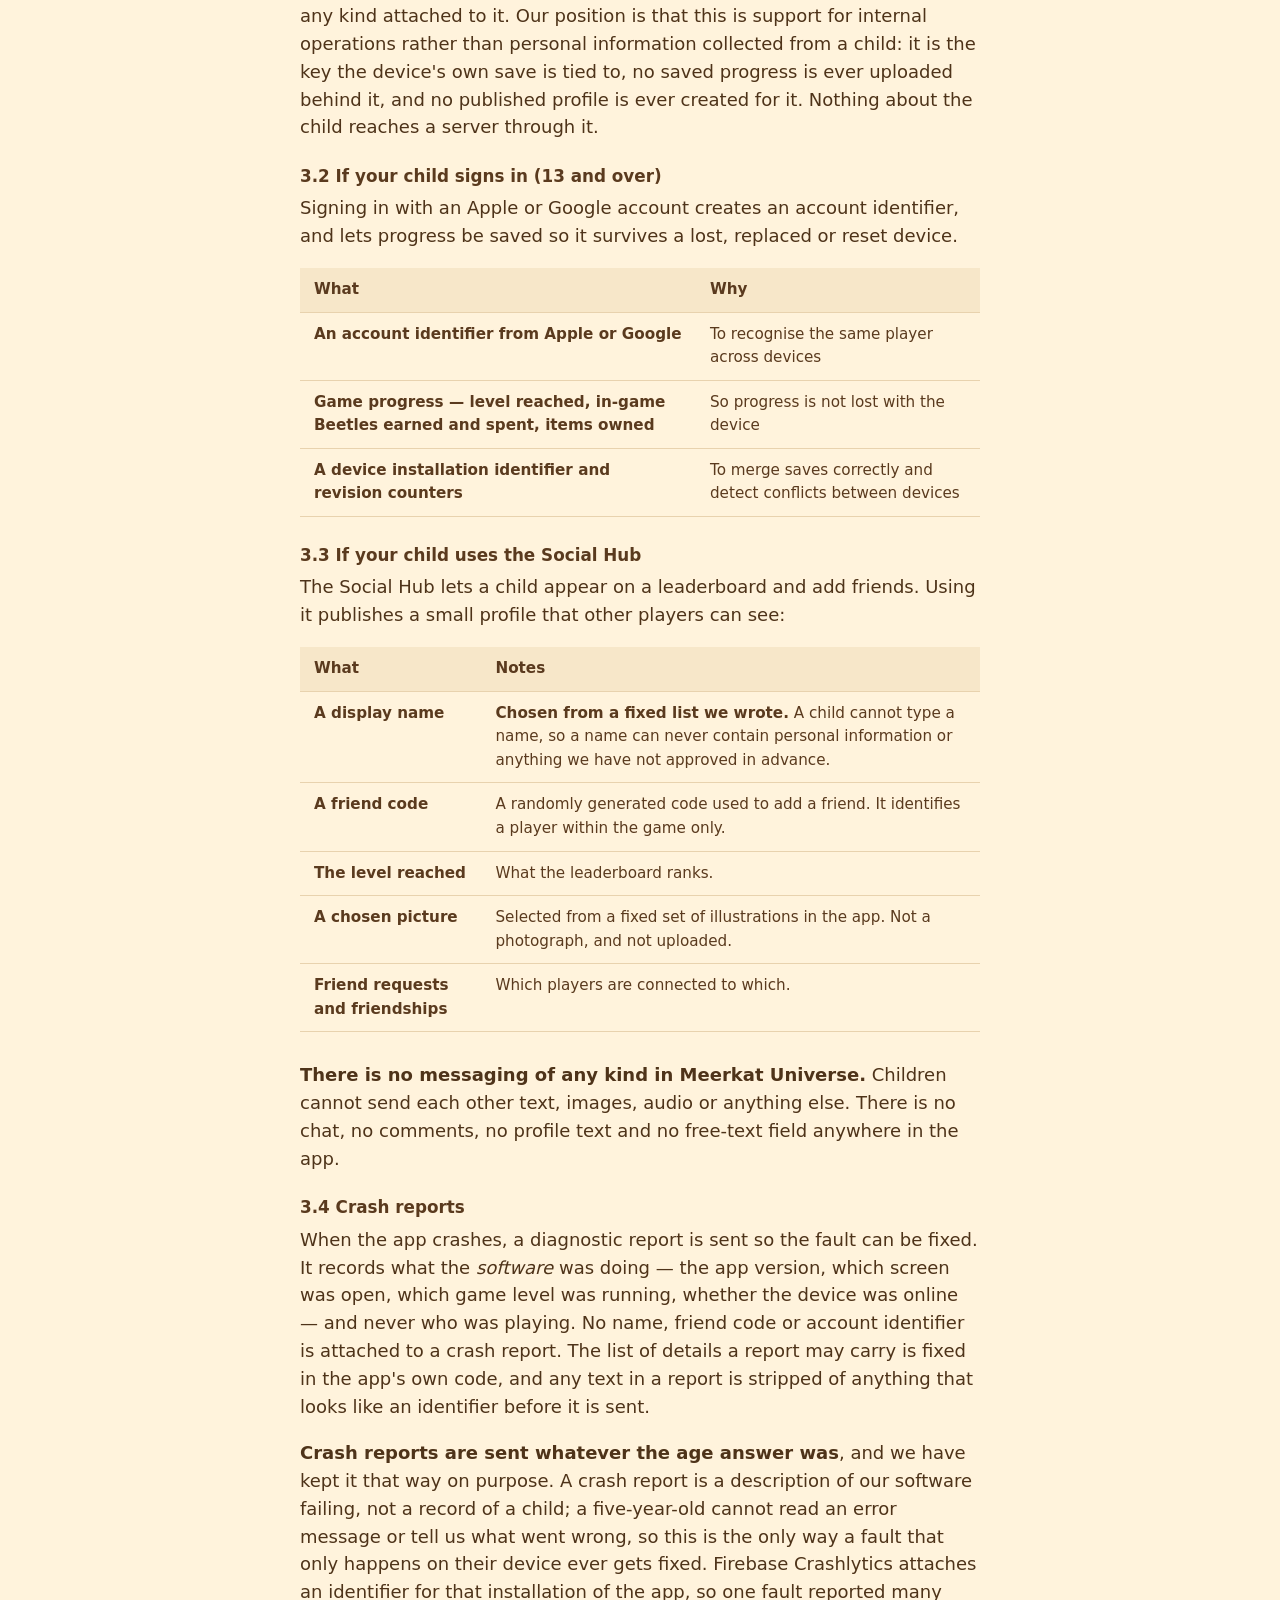
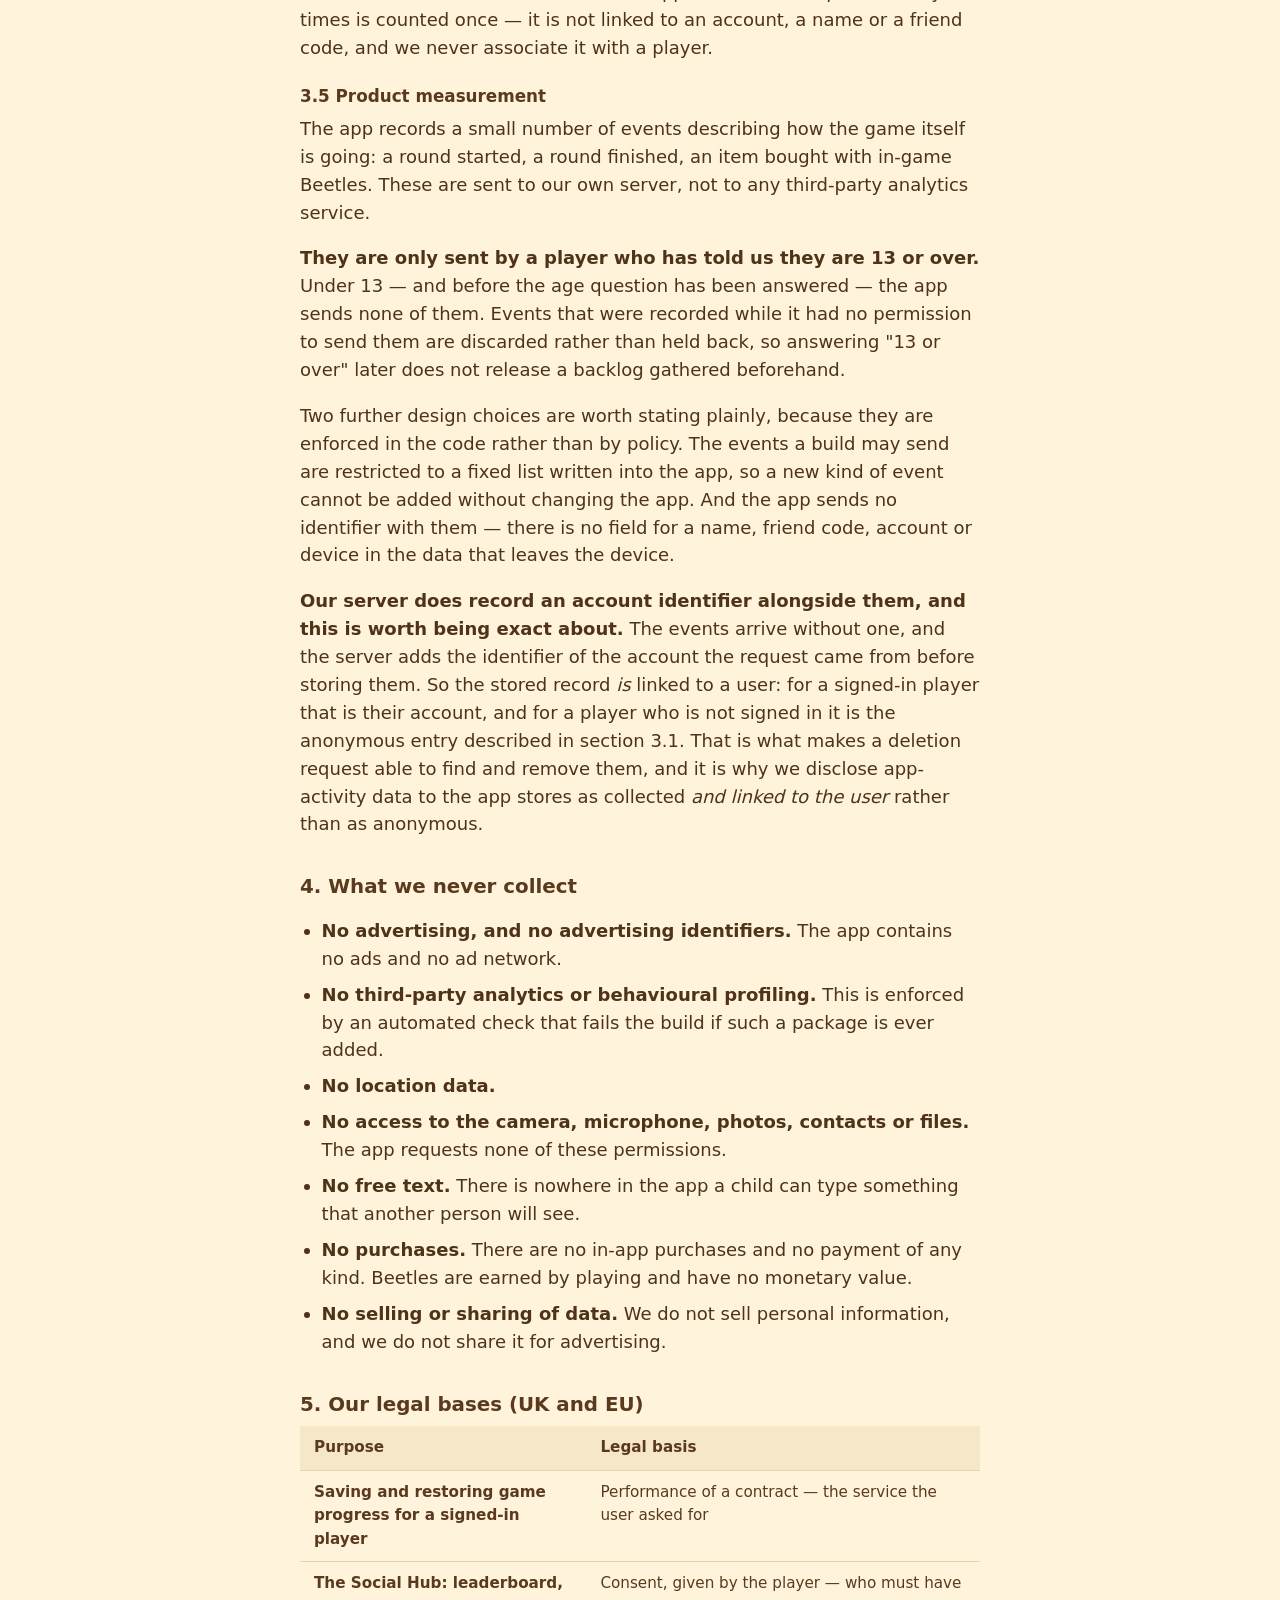
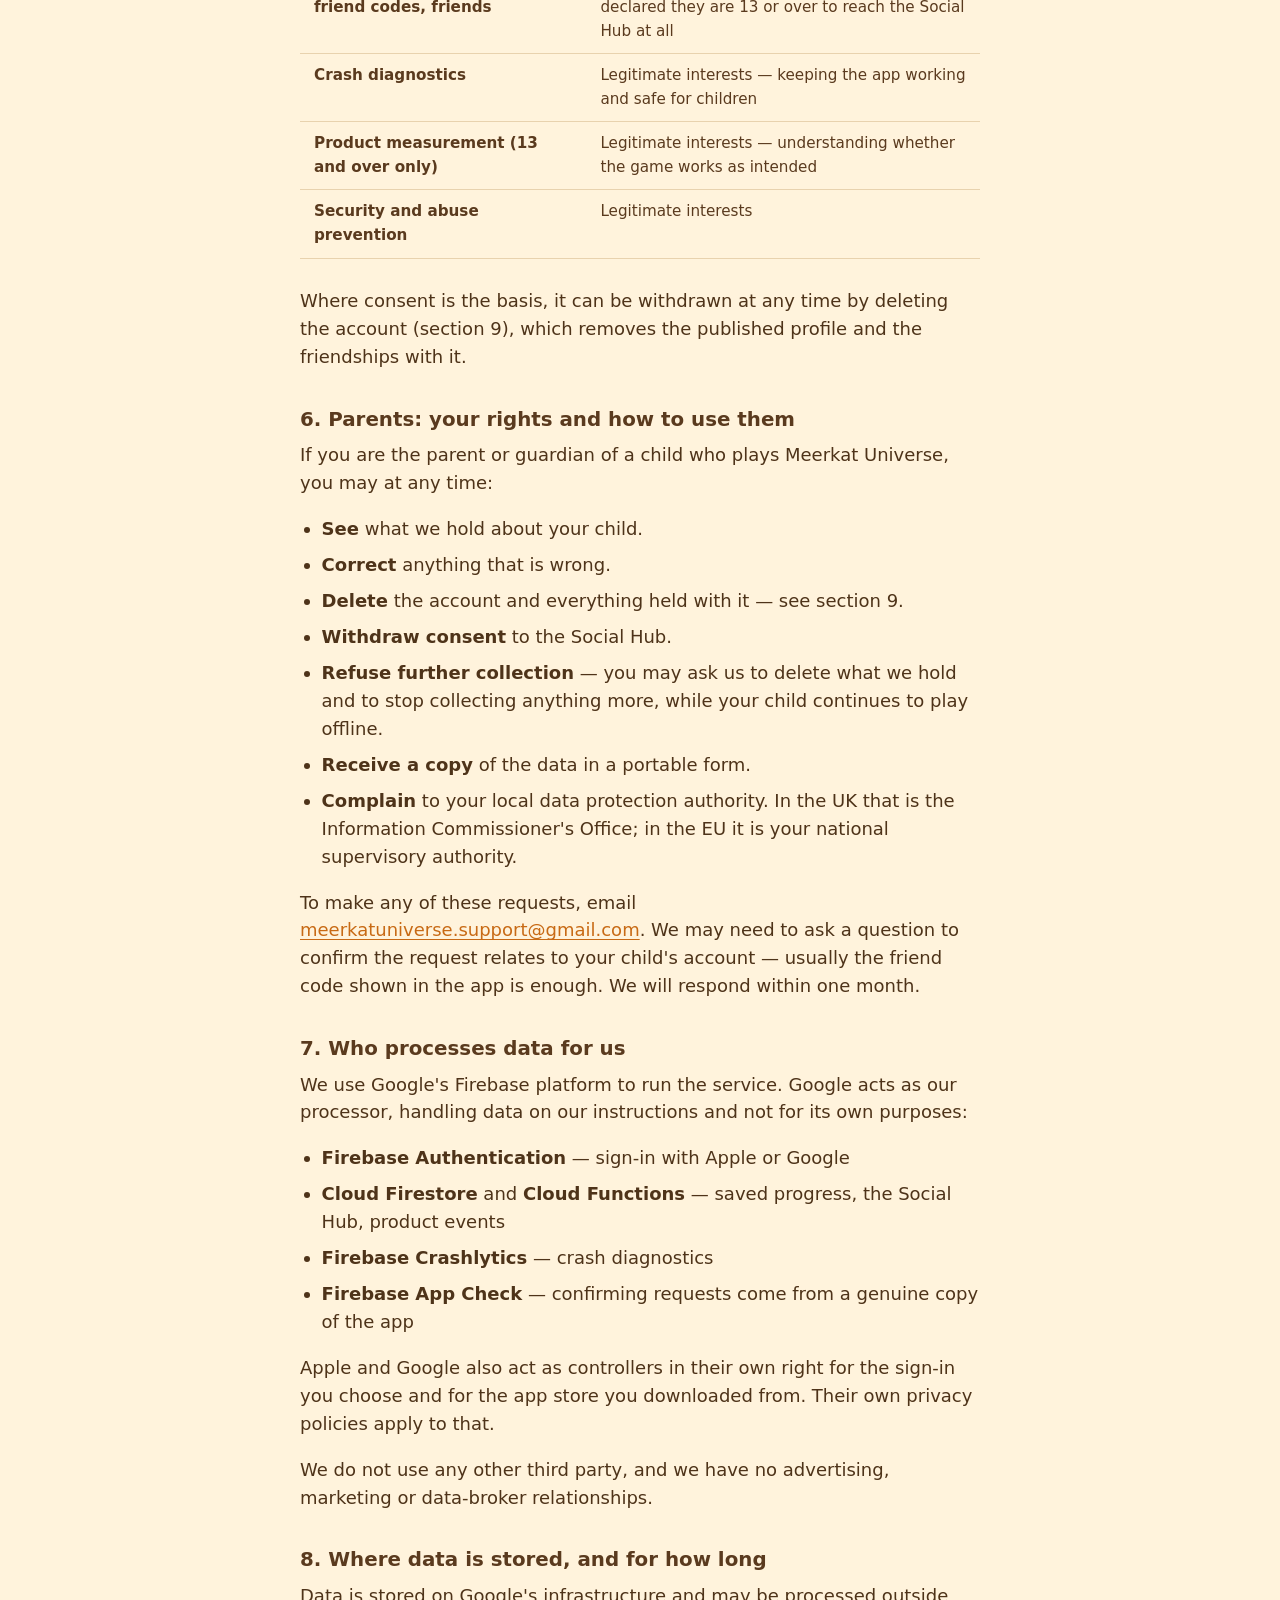
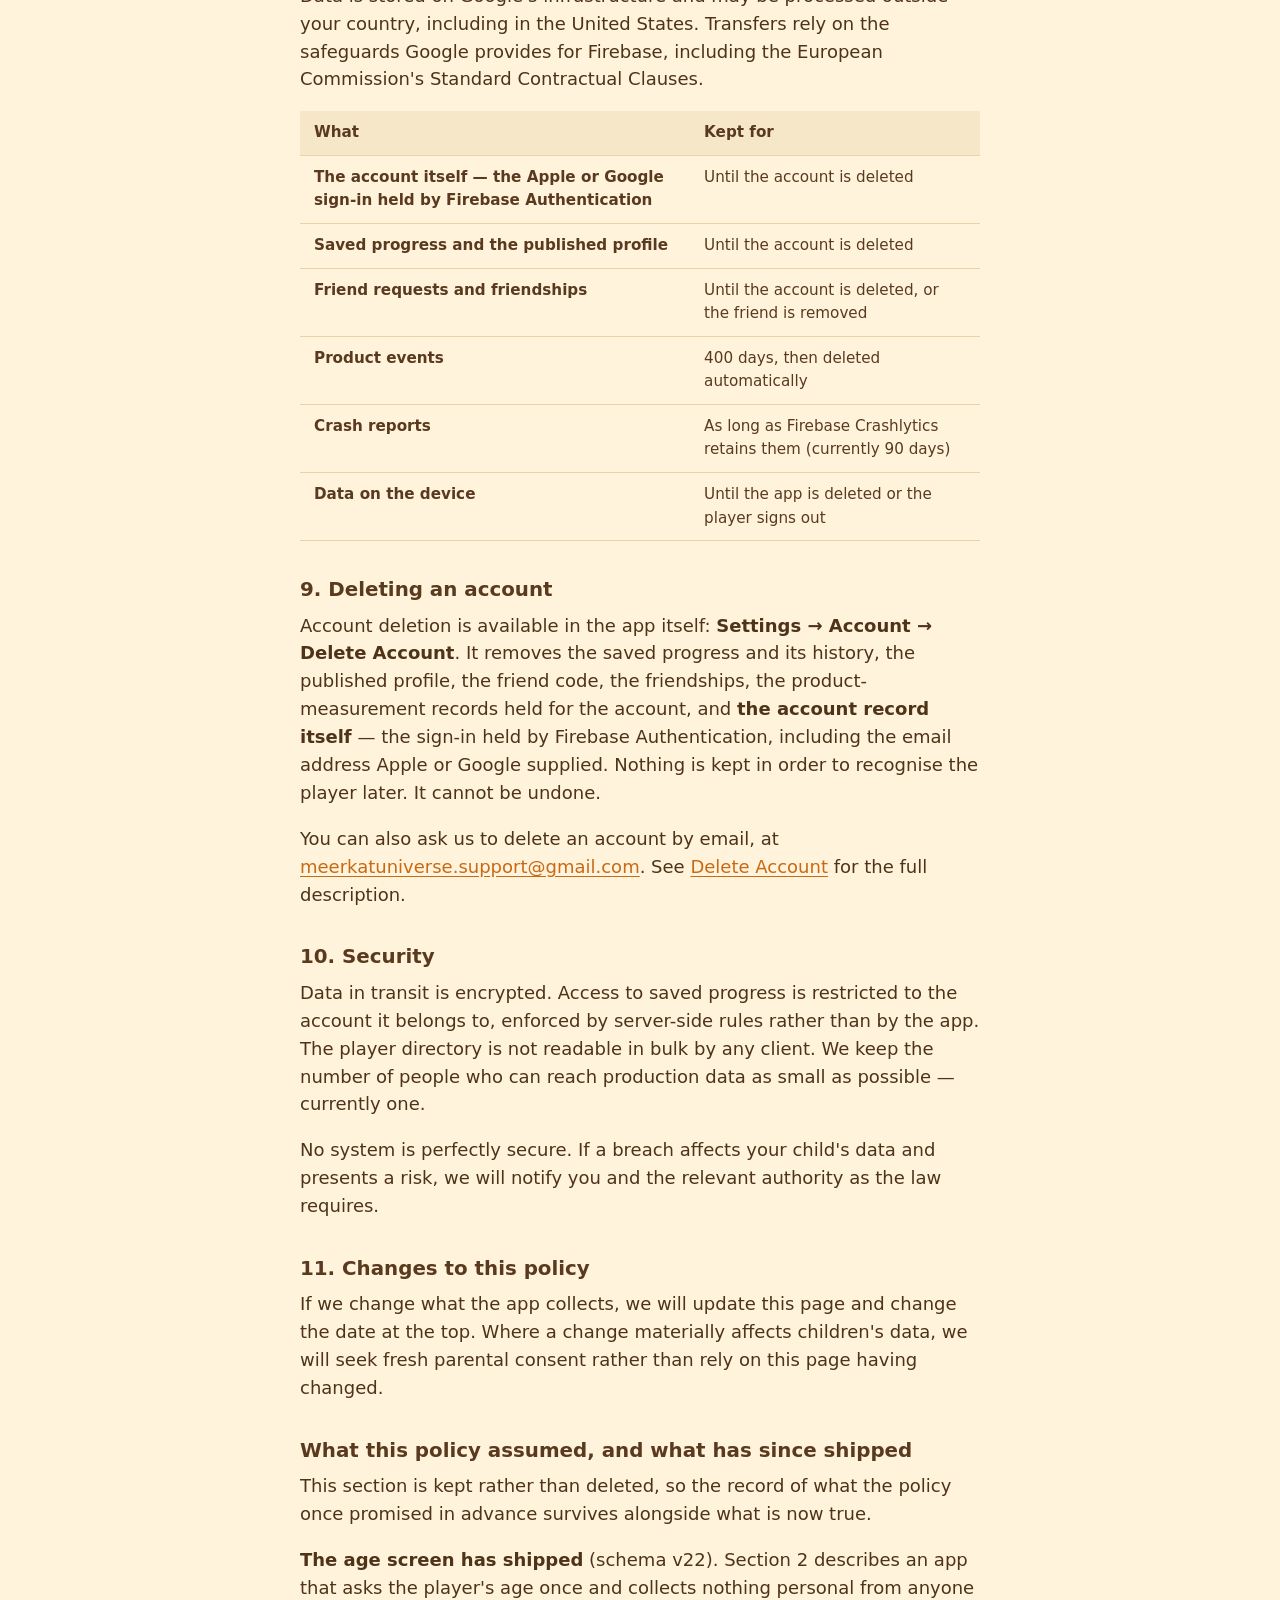
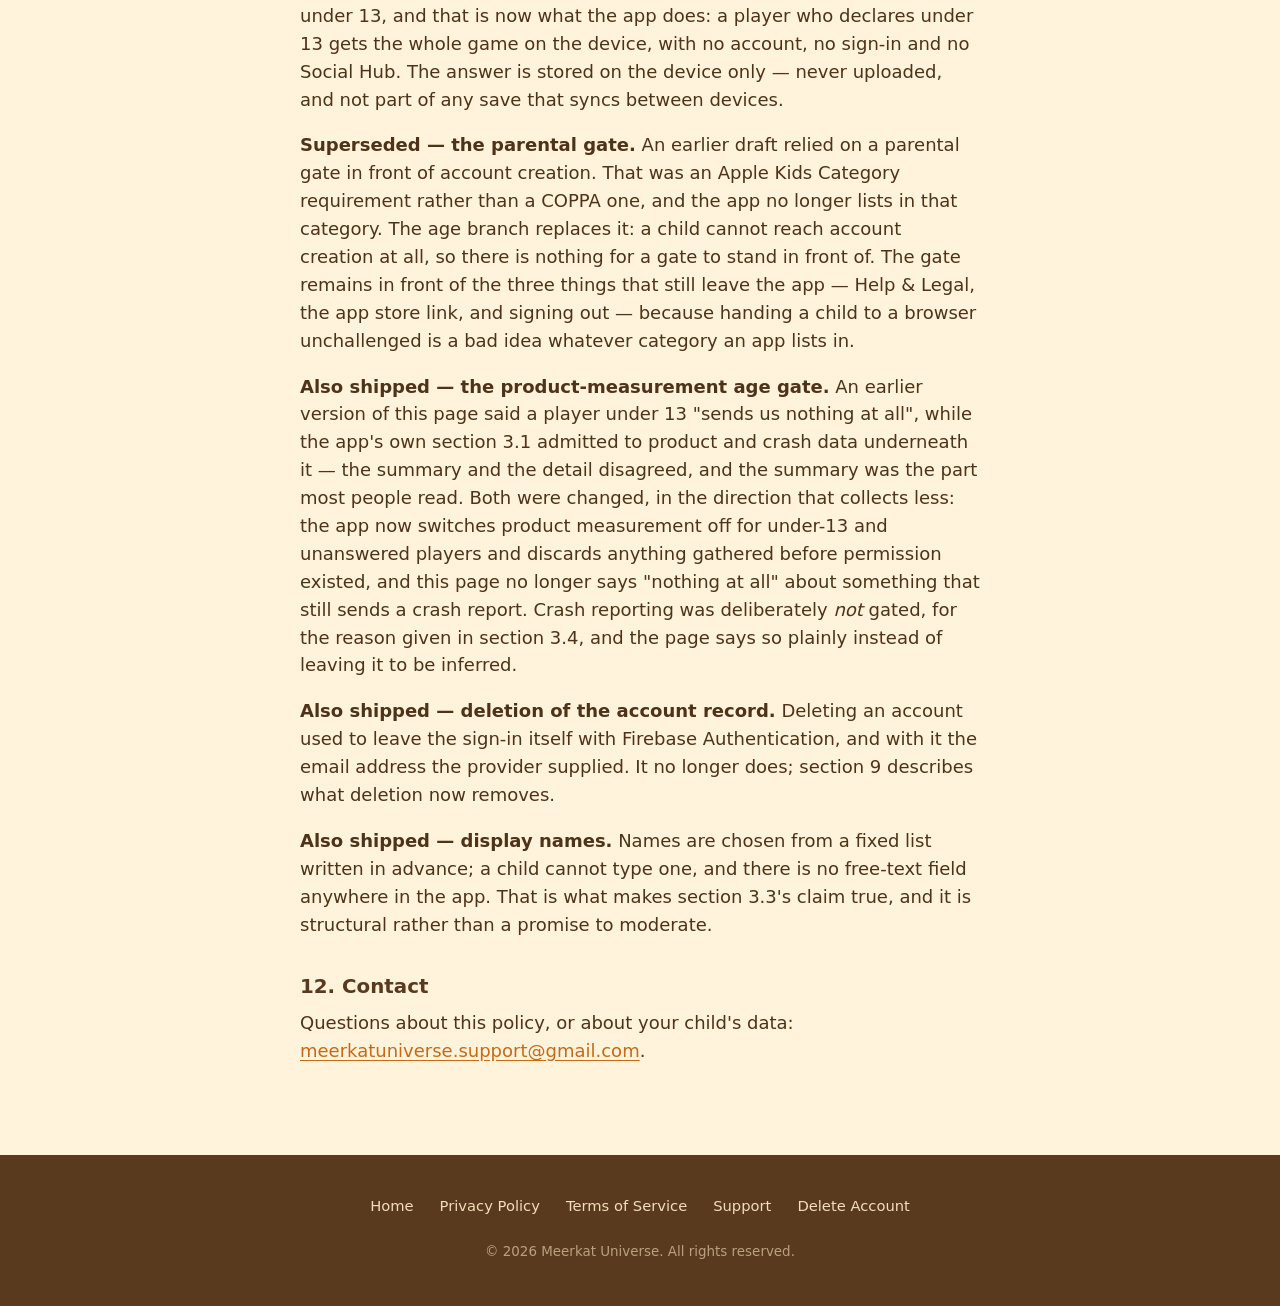
<file: privacy.html>
<!doctype html>
<html lang="en">
<head>
<meta charset="utf-8">
    <!-- ── CONTENT SECURITY POLICY ────────────────────────────────────────
         A `<meta>` rather than a header because GitHub Pages cannot set
         headers. This is the STRICT form, which is only achievable because the
         site makes ZERO third-party requests — no CDN, no fonts, no analytics.
         Nothing here needs `'unsafe-inline'`: there are no inline <script>
         bodies and no on* handlers.

         `connect-src 'none'` and `form-action 'none'` are honest — the site
         never fetches and never submits — and they are what turns any future
         XSS foothold from "exfiltrate" into "nothing happens".

         `frame-ancestors 'none'` is the one that addresses a real risk rather
         than a theoretical one: it stops anyone embedding these pages,
         particularly the privacy policy and terms, inside their own site and
         passing them off as theirs. -->
    <meta http-equiv="Content-Security-Policy"
          content="default-src 'self';
                   img-src 'self' data:;
                   style-src 'self';
                   script-src 'self';
                   font-src 'self';
                   connect-src 'none';
                   form-action 'none';
                   frame-ancestors 'none';
                   base-uri 'none';
                   object-src 'none';
                   upgrade-insecure-requests">
    <meta name="referrer" content="strict-origin-when-cross-origin">
<meta name="viewport" content="width=device-width, initial-scale=1, viewport-fit=cover">
<title>Privacy Policy — Meerkat Universe</title>
<meta name="description" content="How Meerkat Universe handles data, and what parents need to know.">
<meta name="robots" content="noindex">
<meta name="theme-color" content="#FFF3DC">
<link rel="icon" href="favicon.png" sizes="any">
<link rel="apple-touch-icon" href="assets/img/icon-180.png">
<link rel="stylesheet" href="assets/css/site.css">
</head>

<body>
<a class="skip-link" href="#main">Skip to content</a>

<header class="page-header">
  <div class="wrap">
    <img src="assets/img/icon-180.png" width="40" height="40" alt="">
    <a class="home-link" href="index.html">Meerkat Universe</a>
  </div>
</header>

<main id="main" class="doc">
  <div class="wrap">
    <h1>Privacy Policy</h1>
    <p class="doc__updated">Effective 21 August 2026. Last updated 21 August 2026.</p>

    <div class="callout">
      <p>This policy describes what the app actually does, taken from its source code rather than
        from a template. See also <a href="#assumptions">What this policy assumes</a>.</p>
    </div>

    <!-- =============================================================== -->
    <div class="callout">
      <p><strong>The short version, for parents.</strong></p>
      <p>Meerkat Universe has <strong>no advertising</strong>, <strong>no third-party analytics</strong>,
        and <strong>no in-app purchases</strong>. It cannot access the camera, microphone, location,
        photos or contacts. Children cannot type messages to each other, and cannot type a name —
        names are chosen from a fixed list we wrote.</p>
      <p><strong>A player under 13 gets the whole game and no account</strong> — their progress
        lives on the device, there is nothing to sign in to, and no leaderboard or friends. We also
        record nothing about how they play: the product measurement described in section 3.5 is
        switched off unless the player has told us they are 13 or over, and the app behaves that way
        until the question has been answered.</p>
      <p>One thing still leaves the device whatever the answer: if the app crashes, it sends a
        report so the fault can be fixed. That report describes the <em>software</em> — never the
        player. It carries no name, no friend code and no account. Section 3.4 says exactly what is
        in one.</p>
      <p>Players 13 and over can optionally sign in, which is what lets progress survive a lost or
        replaced device.</p>
    </div>

    <h2>1. Who is responsible for your data</h2>
    <p>Meerkat Universe is operated by <strong>Or Shamir</strong>,
      an individual trading as the developer of the app ("we", "us").</p>
    <p>Contact for any privacy question or request:</p>
    <ul>
      <li>Email: <a href="mailto:meerkatuniverse.support@gmail.com">meerkatuniverse.support@gmail.com</a></li>
      <li>Postal address: available on request by email. Meerkat Universe is developed by one
        person rather than a company, so the email above reaches the operator directly and is the
        fastest route for any request under this policy.</li>
    </ul>
    <p>For the purposes of the UK and EU General Data Protection Regulation, we are the
      <em>data controller</em> for the information described here.</p>

    <h2>2. Who this app is for, and what changes by age</h2>
    <p>Meerkat Universe is a game anyone can play, and it is designed to appeal to young children. We
      treat it as <em>directed to children</em> for legal purposes whatever store category it appears
      in, and build it to the requirements that follow — the United States Children's Online Privacy
      Protection Act (COPPA), the UK Age Appropriate Design Code, and Article 8 of the UK and EU
      GDPR.</p>
    <p><strong>The app asks once how old the player is, and that answer changes what it collects.</strong>
      We do not store a date of birth — only whether the player told us they are under 13. The
      answer is kept on the device and is never uploaded.</p>
    <p><strong>Before the question has been answered, the app behaves as though the answer were
      "under 13".</strong> That is deliberate: an unanswered question is not permission, and the
      cautious reading is the only safe one when we do not yet know who is holding the phone.</p>
    <div class="table-wrap">
    <table>
      <tr><th>If the player is…</th><th>What happens</th></tr>
      <tr><td><strong>Under 13</strong></td><td><strong>The whole game, and no account.</strong> Every level, the shop and all the tutorials, with progress saved on the device itself. No account, no cloud save, no leaderboard and no friends. The product measurement in section 3.5 is switched off, so we hold no record of how that child plays. Crash reports (section 3.4) are still sent, and carry nothing that identifies a player.</td></tr>
      <tr><td><strong>13 or over</strong></td><td>The same game, and optionally an account: cloud save so progress survives a lost device, and the Social Hub described in section 3.3.</td></tr>
    </table>
    </div>
    <p><strong>Why it works this way.</strong> Asking a player's age is not the same as asking a
      parent's permission, and we are not willing to treat it as though it were. So instead of
      collecting a child's information and then trying to justify it, the app simply does not collect
      any: under 13, there is no account to create, and no product-measurement data is sent. A
      crash report is the one exception, and section&nbsp;3.4 says what is in one and why it is
      treated differently. If the answer is corrected later to under 13, any account is signed out
      and the published profile removed.</p>
    <p class="doc__note"><strong>An assumption a reviewer should check.</strong> This design rests on
      the position that collecting nothing personal from a self-declared under-13 player requires no
      verifiable parental consent, because there is nothing to consent to. That is the intended
      reading of COPPA's requirements: the Act governs the collection of personal information from
      children, and this app collects none from them.</p>

    <h2>3. What the app collects, and why</h2>

    <h3>3.1 If your child plays without signing in</h3>
    <p>Game progress, sound settings and a randomly generated player identifier are stored on the
      device and are never sent to us. There is no cloud save, no published profile, no leaderboard
      and no friends, so <strong>we hold no game data and no profile for a player who has not signed
      in</strong>.</p>
    <p>Two things are outside that sentence, and both are described below rather than tucked into
      it. Crash reports (section 3.4) are sent whether or not anyone has signed in. And where the
      player has told us they are 13 or over, the product-measurement events in section 3.5 are
      sent even if they never sign in — recorded, as section 3.5 explains, against the anonymous
      account identifier described immediately below. Under 13, and before the age question is
      answered, neither the sign-in nor those events happen at all.</p>
    <p class="doc__note"><strong>An assumption a reviewer should check.</strong> Playing without
      signing in still creates an anonymous entry with Firebase Authentication — a random identifier
      with no name, no email address and no contact information of any kind attached to it. Our
      position is that this is support for internal operations rather than personal information
      collected from a child: it is the key the device's own save is tied to, no saved progress is
      ever uploaded behind it, and no published profile is ever created for it. Nothing about the
      child reaches a server through it.</p>

    <h3>3.2 If your child signs in (13 and over)</h3>
    <p>Signing in with an Apple or Google account creates an account identifier, and lets progress be
      saved so it survives a lost, replaced or reset device.</p>
    <div class="table-wrap">
    <table>
      <tr><th>What</th><th>Why</th></tr>
      <tr><td>An account identifier from Apple or Google</td><td>To recognise the same player across devices</td></tr>
      <tr><td>Game progress — level reached, in-game Beetles earned and spent, items owned</td><td>So progress is not lost with the device</td></tr>
      <tr><td>A device installation identifier and revision counters</td><td>To merge saves correctly and detect conflicts between devices</td></tr>
    </table>
    </div>

    <h3>3.3 If your child uses the Social Hub</h3>
    <p>The Social Hub lets a child appear on a leaderboard and add friends. Using it publishes a small
      profile that other players can see:</p>
    <div class="table-wrap">
    <table>
      <tr><th>What</th><th>Notes</th></tr>
      <tr><td>A display name</td><td><strong>Chosen from a fixed list we wrote.</strong> A child cannot type a name, so a name can never contain personal information or anything we have not approved in advance.</td></tr>
      <tr><td>A friend code</td><td>A randomly generated code used to add a friend. It identifies a player within the game only.</td></tr>
      <tr><td>The level reached</td><td>What the leaderboard ranks.</td></tr>
      <tr><td>A chosen picture</td><td>Selected from a fixed set of illustrations in the app. Not a photograph, and not uploaded.</td></tr>
      <tr><td>Friend requests and friendships</td><td>Which players are connected to which.</td></tr>
    </table>
    </div>
    <p><strong>There is no messaging of any kind in Meerkat Universe.</strong> Children cannot send
      each other text, images, audio or anything else. There is no chat, no comments, no profile text
      and no free-text field anywhere in the app.</p>

    <h3>3.4 Crash reports</h3>
    <p>When the app crashes, a diagnostic report is sent so the fault can be fixed. It records what
      the <em>software</em> was doing — the app version, which screen was open, which game level was
      running, whether the device was online — and never who was playing. No name, friend code or
      account identifier is attached to a crash report. The list of details a report may carry is
      fixed in the app's own code, and any text in a report is stripped of anything that looks like
      an identifier before it is sent.</p>
    <p><strong>Crash reports are sent whatever the age answer was</strong>, and we have kept it that
      way on purpose. A crash report is a description of our software failing, not a record of a
      child; a five-year-old cannot read an error message or tell us what went wrong, so this is the
      only way a fault that only happens on their device ever gets fixed. Firebase Crashlytics
      attaches an identifier for that installation of the app, so one fault reported many times is
      counted once — it is not linked to an account, a name or a friend code, and we never associate
      it with a player.</p>

    <h3>3.5 Product measurement</h3>
    <p>The app records a small number of events describing how the game itself is going: a round
      started, a round finished, an item bought with in-game Beetles. These are sent to our own
      server, not to any third-party analytics service.</p>
    <p><strong>They are only sent by a player who has told us they are 13 or over.</strong> Under 13
      — and before the age question has been answered — the app sends none of them. Events that were
      recorded while it had no permission to send them are discarded rather than held back, so
      answering "13 or over" later does not release a backlog gathered beforehand.</p>
    <p>Two further design choices are worth stating plainly, because they are enforced in the code
      rather than by policy. The events a build may send are restricted to a fixed list written into
      the app, so a new kind of event cannot be added without changing the app. And the app sends no
      identifier with them — there is no field for a name, friend code, account or device in the
      data that leaves the device.</p>
    <p><strong>Our server does record an account identifier alongside them, and this is worth being
      exact about.</strong> The events arrive without one, and the server adds the identifier of the
      account the request came from before storing them. So the stored record <em>is</em> linked to a
      user: for a signed-in player that is their account, and for a player who is not signed in it is
      the anonymous entry described in section 3.1. That is what makes a deletion request able to
      find and remove them, and it is why we disclose app-activity data to the app stores as
      collected <em>and linked to the user</em> rather than as anonymous.</p>

    <h2>4. What we never collect</h2>
    <ul>
      <li><strong>No advertising, and no advertising identifiers.</strong> The app contains no ads and no ad network.</li>
      <li><strong>No third-party analytics or behavioural profiling.</strong> This is enforced by an automated check that fails the build if such a package is ever added.</li>
      <li><strong>No location data.</strong></li>
      <li><strong>No access to the camera, microphone, photos, contacts or files.</strong> The app requests none of these permissions.</li>
      <li><strong>No free text.</strong> There is nowhere in the app a child can type something that another person will see.</li>
      <li><strong>No purchases.</strong> There are no in-app purchases and no payment of any kind. Beetles are earned by playing and have no monetary value.</li>
      <li><strong>No selling or sharing of data.</strong> We do not sell personal information, and we do not share it for advertising.</li>
    </ul>

    <h2>5. Our legal bases (UK and EU)</h2>
    <div class="table-wrap">
    <table>
      <tr><th>Purpose</th><th>Legal basis</th></tr>
      <tr><td>Saving and restoring game progress for a signed-in player</td><td>Performance of a contract — the service the user asked for</td></tr>
      <tr><td>The Social Hub: leaderboard, friend codes, friends</td><td>Consent, given by the player — who must have declared they are 13 or over to reach the Social Hub at all</td></tr>
      <tr><td>Crash diagnostics</td><td>Legitimate interests — keeping the app working and safe for children</td></tr>
      <tr><td>Product measurement (13 and over only)</td><td>Legitimate interests — understanding whether the game works as intended</td></tr>
      <tr><td>Security and abuse prevention</td><td>Legitimate interests</td></tr>
    </table>
    </div>
    <p>Where consent is the basis, it can be withdrawn at any time by deleting the account (section 9),
      which removes the published profile and the friendships with it.</p>

    <h2>6. Parents: your rights and how to use them</h2>
    <p>If you are the parent or guardian of a child who plays Meerkat Universe, you may at any time:</p>
    <ul>
      <li><strong>See</strong> what we hold about your child.</li>
      <li><strong>Correct</strong> anything that is wrong.</li>
      <li><strong>Delete</strong> the account and everything held with it — see section 9.</li>
      <li><strong>Withdraw consent</strong> to the Social Hub.</li>
      <li><strong>Refuse further collection</strong> — you may ask us to delete what we hold and to stop collecting anything more, while your child continues to play offline.</li>
      <li><strong>Receive a copy</strong> of the data in a portable form.</li>
      <li><strong>Complain</strong> to your local data protection authority. In the UK that is the Information Commissioner's Office; in the EU it is your national supervisory authority.</li>
    </ul>
    <p>To make any of these requests, email <a href="mailto:meerkatuniverse.support@gmail.com">meerkatuniverse.support@gmail.com</a>. We may
      need to ask a question to confirm the request relates to your child's account — usually the
      friend code shown in the app is enough. We will respond within one month.</p>

    <h2>7. Who processes data for us</h2>
    <p>We use Google's Firebase platform to run the service. Google acts as our processor, handling
      data on our instructions and not for its own purposes:</p>
    <ul>
      <li><strong>Firebase Authentication</strong> — sign-in with Apple or Google</li>
      <li><strong>Cloud Firestore</strong> and <strong>Cloud Functions</strong> — saved progress, the Social Hub, product events</li>
      <li><strong>Firebase Crashlytics</strong> — crash diagnostics</li>
      <li><strong>Firebase App Check</strong> — confirming requests come from a genuine copy of the app</li>
    </ul>
    <p>Apple and Google also act as controllers in their own right for the sign-in you choose and for
      the app store you downloaded from. Their own privacy policies apply to that.</p>
    <p>We do not use any other third party, and we have no advertising, marketing or data-broker
      relationships.</p>

    <h2>8. Where data is stored, and for how long</h2>
    <p>Data is stored on Google's infrastructure and may be processed outside your country, including
      in the United States. Transfers rely on the safeguards Google provides for Firebase, including
      the European Commission's Standard Contractual Clauses.</p>
    <div class="table-wrap">
    <table>
      <tr><th>What</th><th>Kept for</th></tr>
      <tr><td>The account itself — the Apple or Google sign-in held by Firebase Authentication</td><td>Until the account is deleted</td></tr>
      <tr><td>Saved progress and the published profile</td><td>Until the account is deleted</td></tr>
      <tr><td>Friend requests and friendships</td><td>Until the account is deleted, or the friend is removed</td></tr>
      <tr><td>Product events</td><td>400 days, then deleted automatically</td></tr>
      <tr><td>Crash reports</td><td>As long as Firebase Crashlytics retains them (currently 90 days)</td></tr>
      <tr><td>Data on the device</td><td>Until the app is deleted or the player signs out</td></tr>
    </table>
    </div>

    <h2>9. Deleting an account</h2>
    <p>Account deletion is available in the app itself: <strong>Settings → Account → Delete
      Account</strong>. It removes the saved progress and its history, the published profile, the
      friend code, the friendships, the product-measurement records held for the account, and
      <strong>the account record itself</strong> — the sign-in held by Firebase Authentication,
      including the email address Apple or Google supplied. Nothing is kept in order to recognise
      the player later. It cannot be undone.</p>
    <p>You can also ask us to delete an account by email, at
      <a href="mailto:meerkatuniverse.support@gmail.com">meerkatuniverse.support@gmail.com</a>. See
      <a href="delete-account.html">Delete Account</a> for the full description.</p>

    <h2>10. Security</h2>
    <p>Data in transit is encrypted. Access to saved progress is restricted to the account it belongs
      to, enforced by server-side rules rather than by the app. The player directory is not readable
      in bulk by any client. We keep the number of people who can reach production data as small as
      possible — currently one.</p>
    <p>No system is perfectly secure. If a breach affects your child's data and presents a risk, we
      will notify you and the relevant authority as the law requires.</p>

    <h2>11. Changes to this policy</h2>
    <p>If we change what the app collects, we will update this page and change the date at the top.
      Where a change materially affects children's data, we will seek fresh parental consent rather
      than rely on this page having changed.</p>

    <h2 id="assumptions">What this policy assumed, and what has since shipped</h2>
    <p>This section is kept rather than deleted, so the record of what the policy once promised in
      advance survives alongside what is now true.</p>
    <p><strong>The age screen has shipped</strong> (schema v22). Section 2 describes an app that
      asks the player's age once and collects nothing personal from anyone under 13, and that is now
      what the app does: a player who declares under 13 gets the whole game on the device, with no
      account, no sign-in and no Social Hub. The answer is stored on the device only — never
      uploaded, and not part of any save that syncs between devices.</p>
    <p><strong>Superseded — the parental gate.</strong> An earlier draft relied on a parental gate
      in front of account creation. That was an Apple Kids Category requirement rather than a COPPA
      one, and the app no longer lists in that category. The age branch replaces it: a child cannot
      reach account creation at all, so there is nothing for a gate to stand in front of. The gate
      remains in front of the three things that still leave the app — Help &amp; Legal, the app
      store link, and signing out — because handing a child to a browser unchallenged is a bad idea
      whatever category an app lists in.</p>
    <p><strong>Also shipped — the product-measurement age gate.</strong> An earlier version of
      this page said a player under 13 "sends us nothing at all", while the app's own section 3.1
      admitted to product and crash data underneath it — the summary and the detail disagreed, and
      the summary was the part most people read. Both were changed, in the direction that collects
      less: the app now switches product measurement off for under-13 and unanswered players and
      discards anything gathered before permission existed, and this page no longer says "nothing at
      all" about something that still sends a crash report. Crash reporting was deliberately
      <em>not</em> gated, for the reason given in section 3.4, and the page says so plainly instead
      of leaving it to be inferred.</p>
    <p><strong>Also shipped — deletion of the account record.</strong> Deleting an account used to
      leave the sign-in itself with Firebase Authentication, and with it the email address the
      provider supplied. It no longer does; section 9 describes what deletion now removes.</p>
    <p><strong>Also shipped — display names.</strong> Names are chosen from a fixed list written in
      advance; a child cannot type one, and there is no free-text field anywhere in the app. That is
      what makes section 3.3's claim true, and it is structural rather than a promise to
      moderate.</p>

    <h2>12. Contact</h2>
    <p>Questions about this policy, or about your child's data:
      <a href="mailto:meerkatuniverse.support@gmail.com">meerkatuniverse.support@gmail.com</a>.</p>
  </div>
</main>

<footer class="site-footer">
  <div class="wrap">
    <ul class="footer-nav">
      <li><a href="index.html">Home</a></li>
      <li><a href="privacy.html">Privacy Policy</a></li>
      <li><a href="terms.html">Terms of Service</a></li>
      <li><a href="support.html">Support</a></li>
      <li><a href="delete-account.html">Delete Account</a></li>
    </ul>
    <p class="footer-meta">© 2026 Meerkat Universe. All rights reserved.</p>
  </div>
</footer>

<script src="assets/js/config.js" defer></script>
<script src="assets/js/site.js" defer></script>
</body>
</html>
</file>
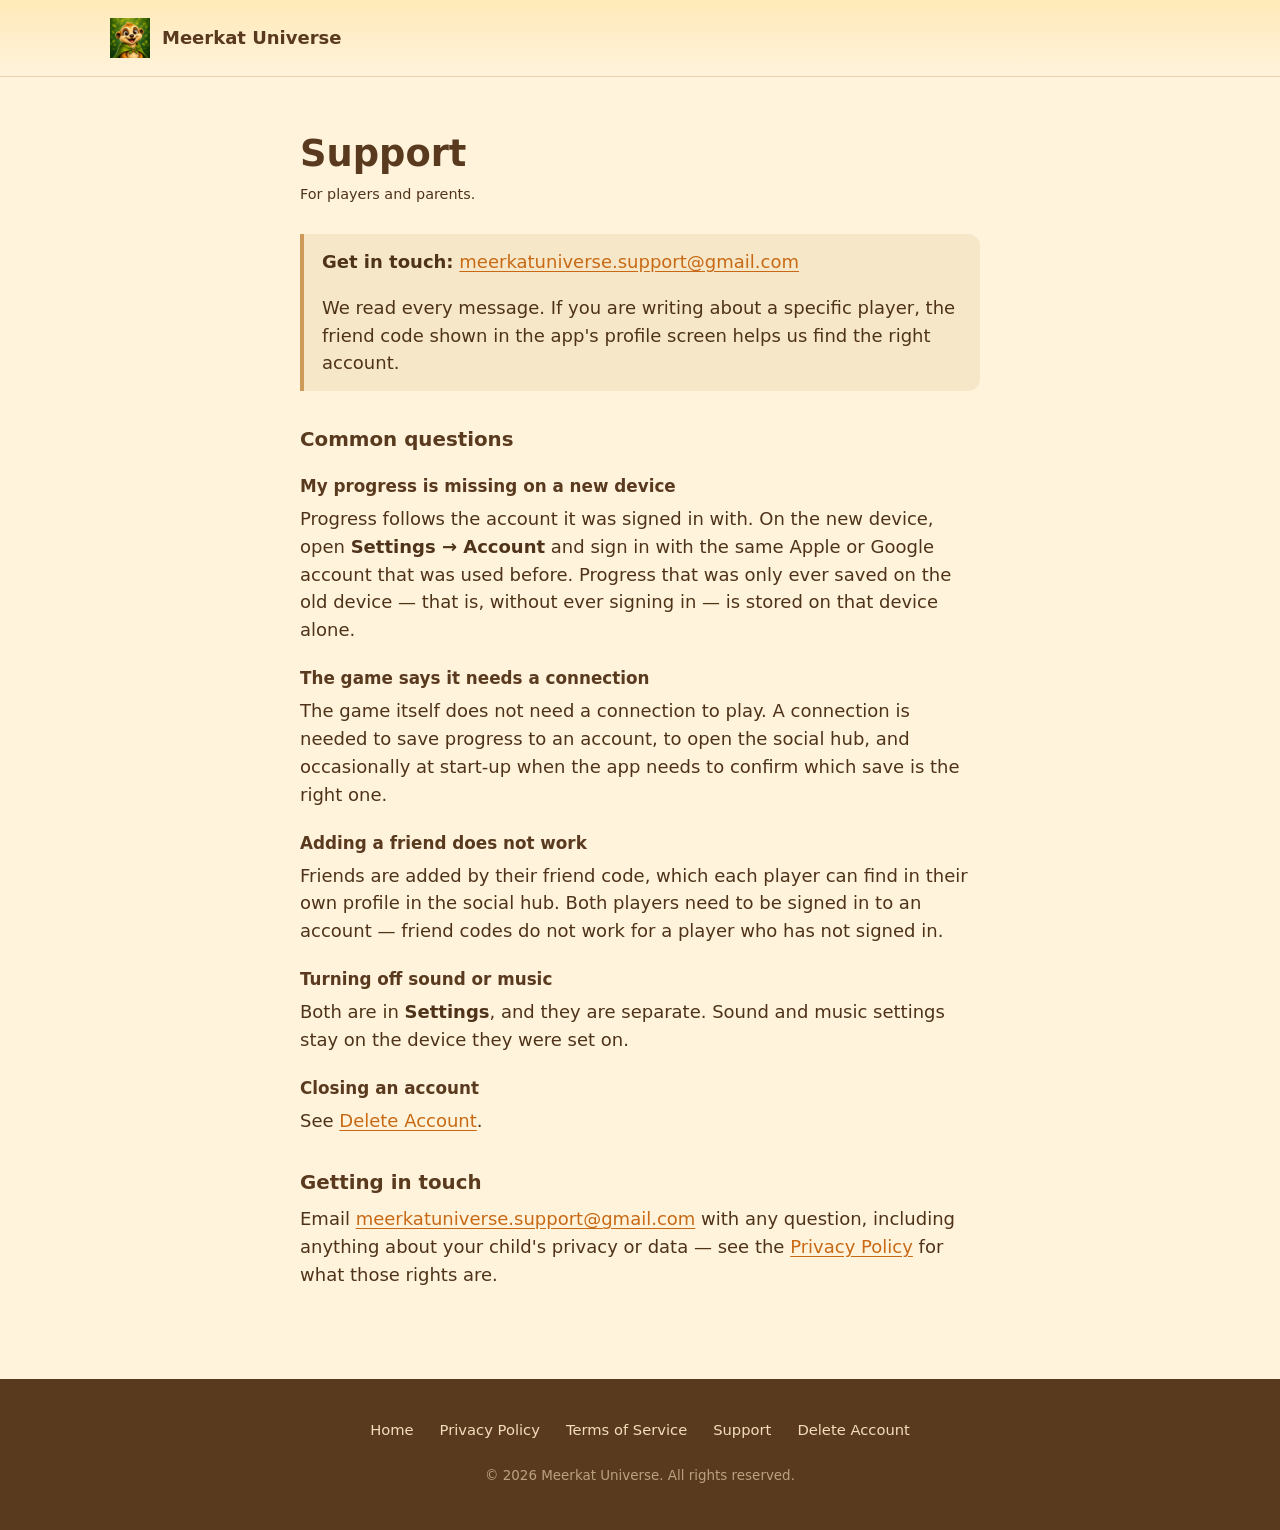
<file: support.html>
<!doctype html>
<html lang="en">
<head>
<meta charset="utf-8">
    <!-- ── CONTENT SECURITY POLICY ────────────────────────────────────────
         A `<meta>` rather than a header because GitHub Pages cannot set
         headers. This is the STRICT form, which is only achievable because the
         site makes ZERO third-party requests — no CDN, no fonts, no analytics.
         Nothing here needs `'unsafe-inline'`: there are no inline <script>
         bodies and no on* handlers.

         `connect-src 'none'` and `form-action 'none'` are honest — the site
         never fetches and never submits — and they are what turns any future
         XSS foothold from "exfiltrate" into "nothing happens".

         `frame-ancestors 'none'` is the one that addresses a real risk rather
         than a theoretical one: it stops anyone embedding these pages,
         particularly the privacy policy and terms, inside their own site and
         passing them off as theirs. -->
    <meta http-equiv="Content-Security-Policy"
          content="default-src 'self';
                   img-src 'self' data:;
                   style-src 'self';
                   script-src 'self';
                   font-src 'self';
                   connect-src 'none';
                   form-action 'none';
                   frame-ancestors 'none';
                   base-uri 'none';
                   object-src 'none';
                   upgrade-insecure-requests">
    <meta name="referrer" content="strict-origin-when-cross-origin">
<meta name="viewport" content="width=device-width, initial-scale=1, viewport-fit=cover">
<title>Support — Meerkat Universe</title>
<meta name="description" content="Help with Meerkat Universe.">
<meta name="theme-color" content="#FFF3DC">
<link rel="icon" href="favicon.png" sizes="any">
<link rel="apple-touch-icon" href="assets/img/icon-180.png">
<link rel="stylesheet" href="assets/css/site.css">
</head>

<body>
<a class="skip-link" href="#main">Skip to content</a>

<header class="page-header">
  <div class="wrap">
    <img src="assets/img/icon-180.png" width="40" height="40" alt="">
    <a class="home-link" href="index.html">Meerkat Universe</a>
  </div>
</header>

<main id="main" class="doc">
  <div class="wrap">
    <h1>Support</h1>
    <p class="doc__updated">For players and parents.</p>

    <div class="callout">
      <p><strong>Get in touch:</strong>
        <a href="mailto:meerkatuniverse.support@gmail.com">meerkatuniverse.support@gmail.com</a></p>
      <p>We read every message. If you are writing about a specific player, the friend code shown in
        the app's profile screen helps us find the right account.</p>
    </div>

    <h2>Common questions</h2>

    <h3>My progress is missing on a new device</h3>
    <p>Progress follows the account it was signed in with. On the new device, open
      <strong>Settings → Account</strong> and sign in with the same Apple or Google account that was
      used before. Progress that was only ever saved on the old device — that is, without ever
      signing in — is stored on that device alone.</p>

    <h3>The game says it needs a connection</h3>
    <p>The game itself does not need a connection to play. A connection is needed to save progress
      to an account, to open the social hub, and occasionally at start-up when the app needs to
      confirm which save is the right one.</p>

    <h3>Adding a friend does not work</h3>
    <p>Friends are added by their friend code, which each player can find in their own profile in
      the social hub. Both players need to be signed in to an account — friend codes do not work
      for a player who has not signed in.</p>

    <h3>Turning off sound or music</h3>
    <p>Both are in <strong>Settings</strong>, and they are separate. Sound and music settings stay
      on the device they were set on.</p>

    <h3>Closing an account</h3>
    <p>See <a href="delete-account.html">Delete Account</a>.</p>

    <h2>Getting in touch</h2>
    <p>Email <a href="mailto:meerkatuniverse.support@gmail.com">meerkatuniverse.support@gmail.com</a>
      with any question, including anything about your child's privacy or data — see the
      <a href="privacy.html">Privacy Policy</a> for what those rights are.</p>
  </div>
</main>

<footer class="site-footer">
  <div class="wrap">
    <ul class="footer-nav">
      <li><a href="index.html">Home</a></li>
      <li><a href="privacy.html">Privacy Policy</a></li>
      <li><a href="terms.html">Terms of Service</a></li>
      <li><a href="support.html">Support</a></li>
      <li><a href="delete-account.html">Delete Account</a></li>
    </ul>
    <p class="footer-meta">© 2026 Meerkat Universe. All rights reserved.</p>
  </div>
</footer>

<script src="assets/js/config.js" defer></script>
<script src="assets/js/site.js" defer></script>
</body>
</html>
</file>
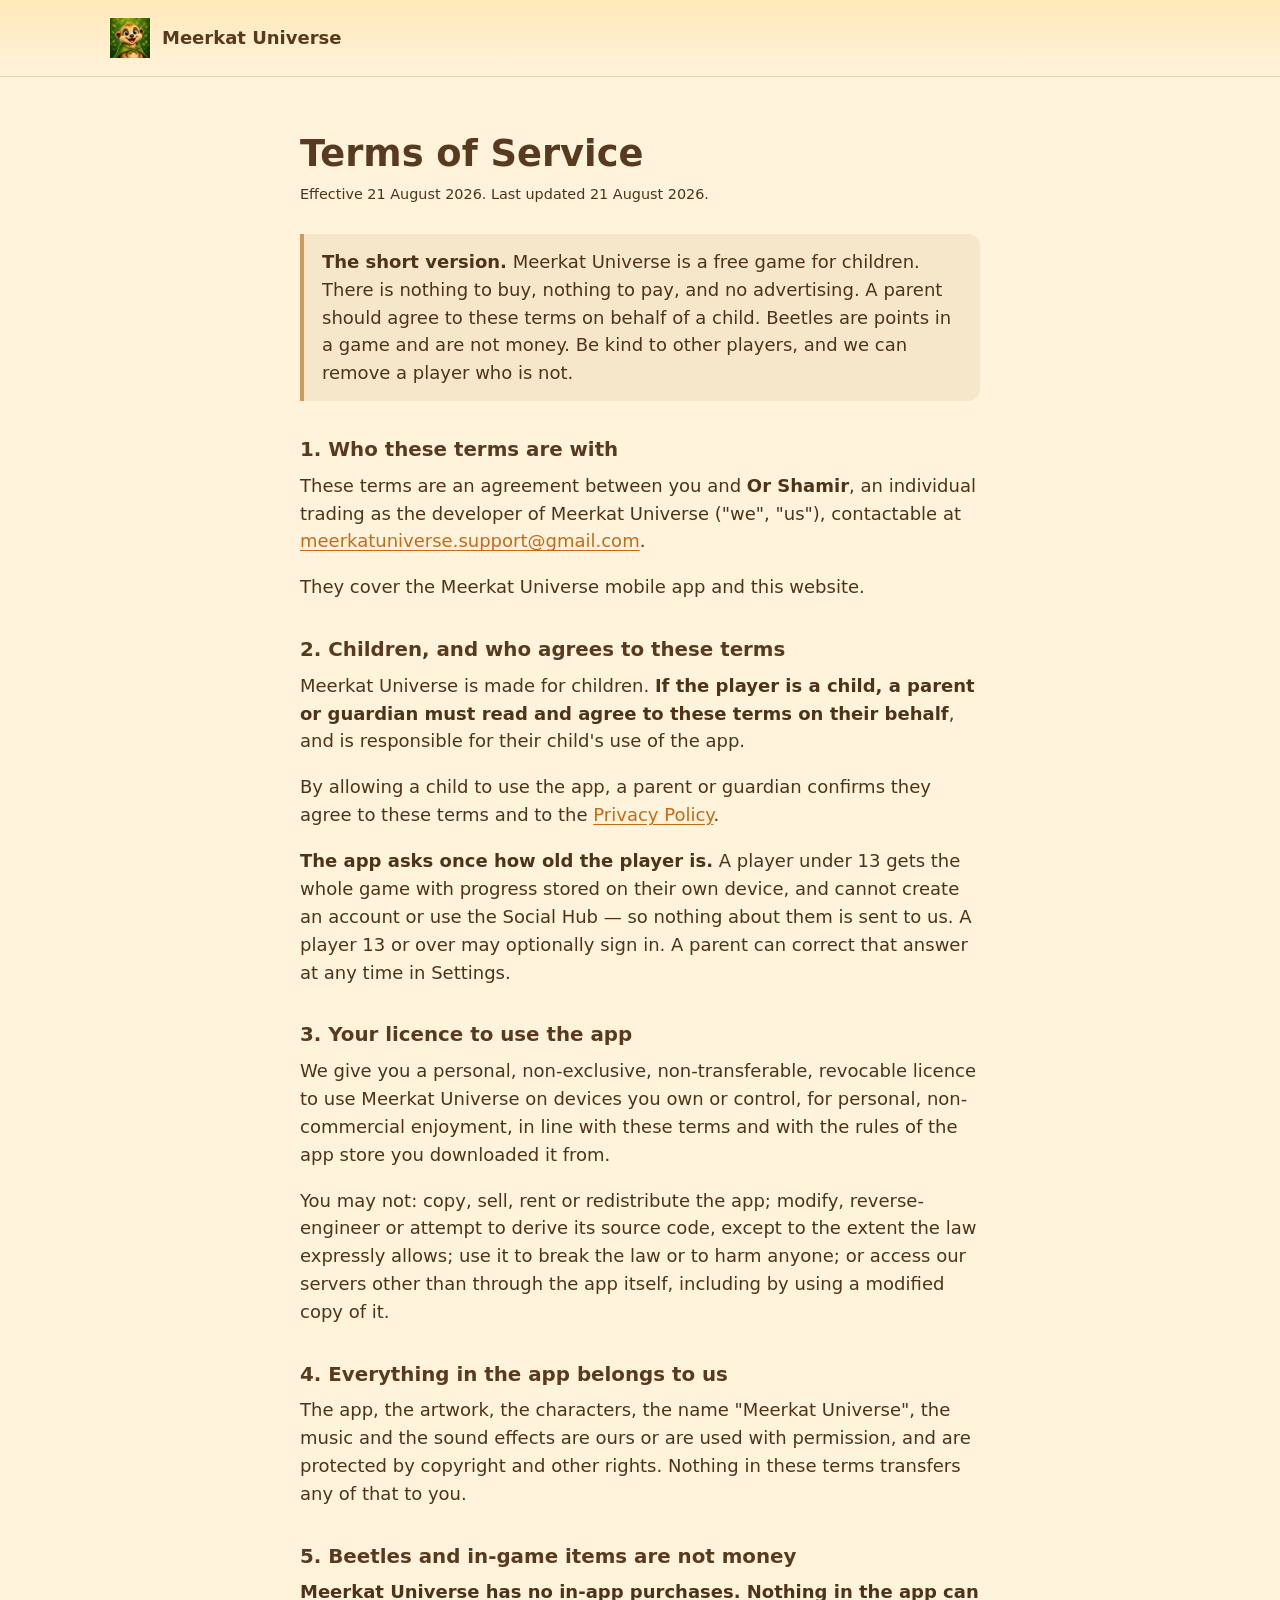
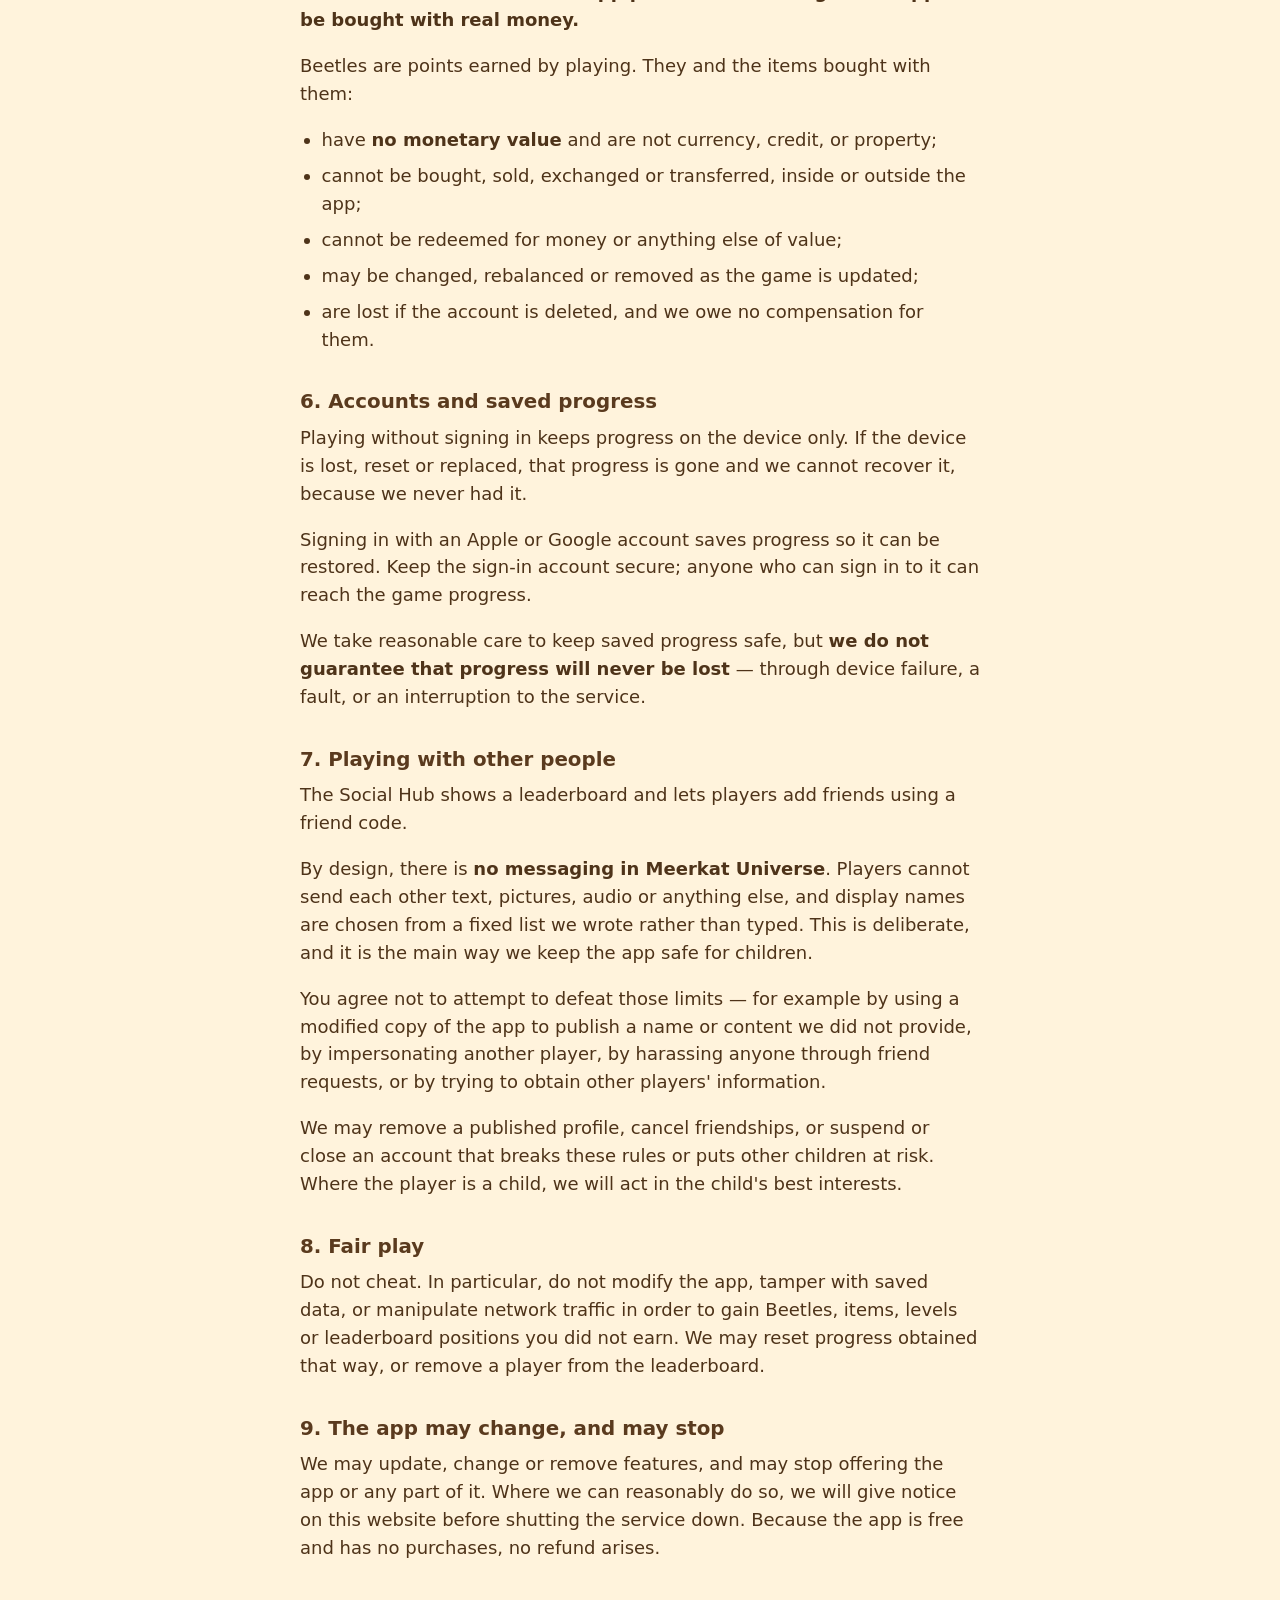
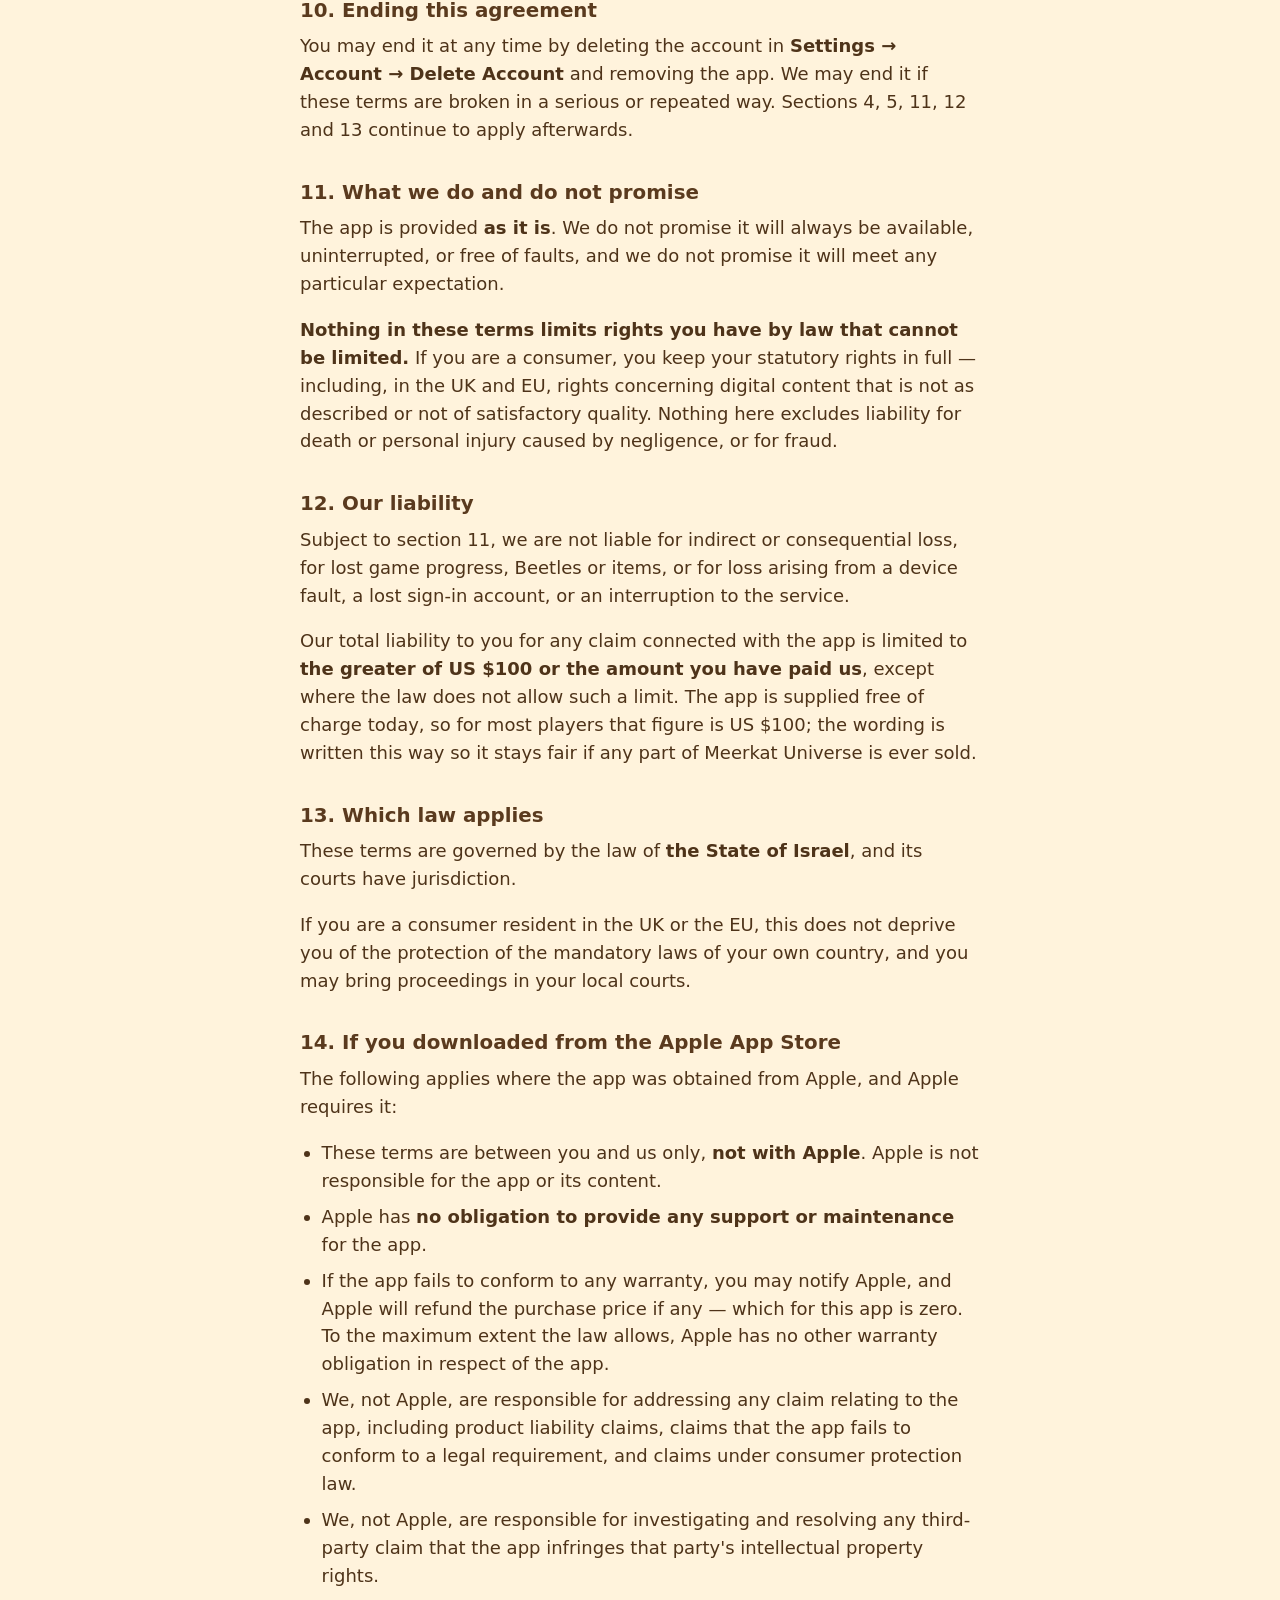
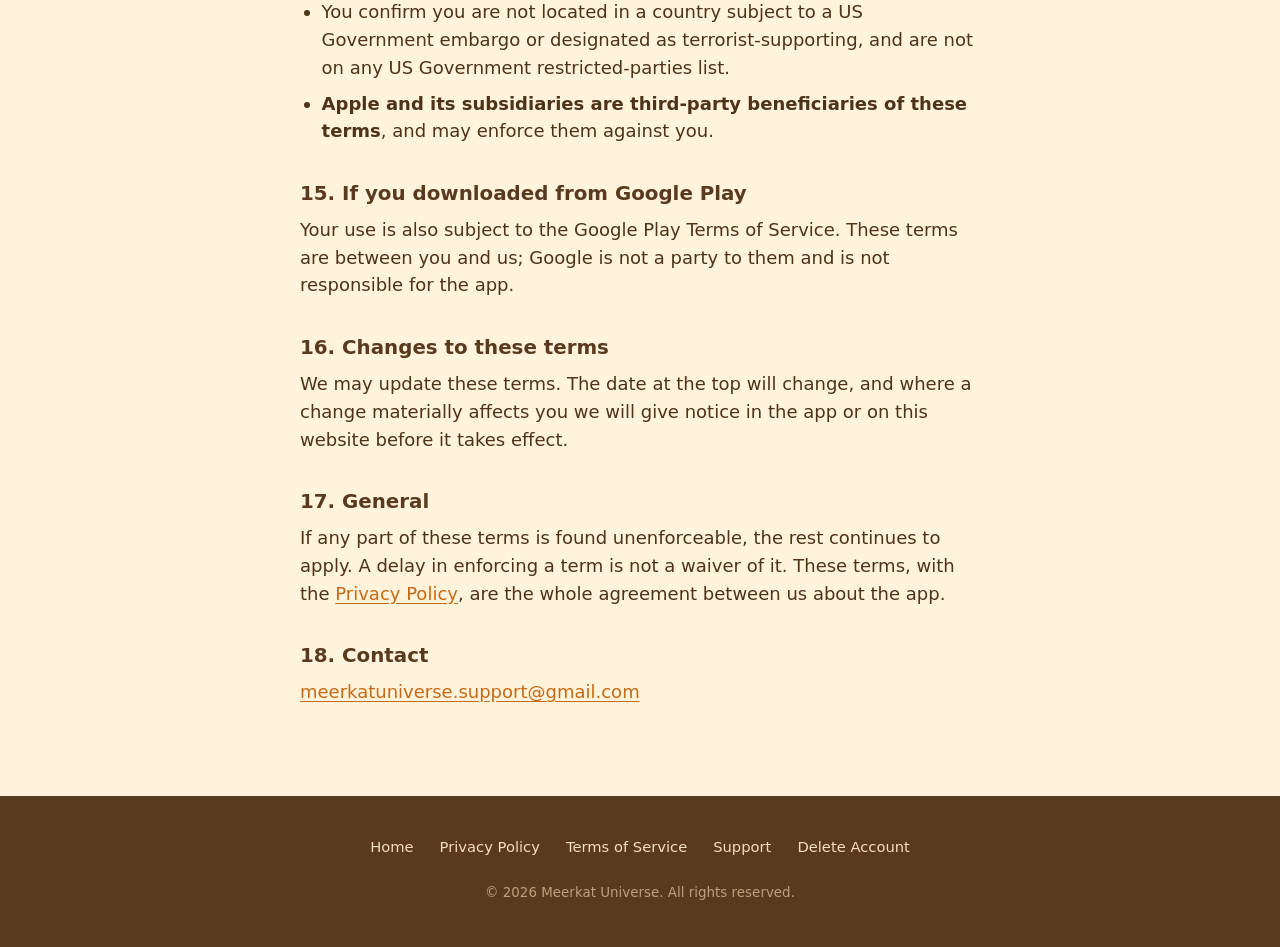
<file: terms.html>
<!doctype html>
<html lang="en">
<head>
<meta charset="utf-8">
    <!-- ── CONTENT SECURITY POLICY ────────────────────────────────────────
         A `<meta>` rather than a header because GitHub Pages cannot set
         headers. This is the STRICT form, which is only achievable because the
         site makes ZERO third-party requests — no CDN, no fonts, no analytics.
         Nothing here needs `'unsafe-inline'`: there are no inline <script>
         bodies and no on* handlers.

         `connect-src 'none'` and `form-action 'none'` are honest — the site
         never fetches and never submits — and they are what turns any future
         XSS foothold from "exfiltrate" into "nothing happens".

         `frame-ancestors 'none'` is the one that addresses a real risk rather
         than a theoretical one: it stops anyone embedding these pages,
         particularly the privacy policy and terms, inside their own site and
         passing them off as theirs. -->
    <meta http-equiv="Content-Security-Policy"
          content="default-src 'self';
                   img-src 'self' data:;
                   style-src 'self';
                   script-src 'self';
                   font-src 'self';
                   connect-src 'none';
                   form-action 'none';
                   frame-ancestors 'none';
                   base-uri 'none';
                   object-src 'none';
                   upgrade-insecure-requests">
    <meta name="referrer" content="strict-origin-when-cross-origin">
<meta name="viewport" content="width=device-width, initial-scale=1, viewport-fit=cover">
<title>Terms of Service — Meerkat Universe</title>
<meta name="description" content="The terms on which Meerkat Universe may be used.">
<meta name="robots" content="noindex">
<meta name="theme-color" content="#FFF3DC">
<link rel="icon" href="favicon.png" sizes="any">
<link rel="apple-touch-icon" href="assets/img/icon-180.png">
<link rel="stylesheet" href="assets/css/site.css">
</head>

<body>
<a class="skip-link" href="#main">Skip to content</a>

<header class="page-header">
  <div class="wrap">
    <img src="assets/img/icon-180.png" width="40" height="40" alt="">
    <a class="home-link" href="index.html">Meerkat Universe</a>
  </div>
</header>

<main id="main" class="doc">
  <div class="wrap">
    <h1>Terms of Service</h1>
    <p class="doc__updated">Effective 21 August 2026. Last updated 21 August 2026.</p>


    <div class="callout">
      <p><strong>The short version.</strong> Meerkat Universe is a free game for children. There is
        nothing to buy, nothing to pay, and no advertising. A parent should agree to these terms on
        behalf of a child. Beetles are points in a game and are not money. Be kind to other players,
        and we can remove a player who is not.</p>
    </div>

    <h2>1. Who these terms are with</h2>
    <p>These terms are an agreement between you and
      <strong>Or Shamir</strong>, an individual trading as the
      developer of Meerkat Universe ("we", "us"), contactable at
      <a href="mailto:meerkatuniverse.support@gmail.com">meerkatuniverse.support@gmail.com</a>.</p>
    <p>They cover the Meerkat Universe mobile app and this website.</p>

    <h2>2. Children, and who agrees to these terms</h2>
    <p>Meerkat Universe is made for children. <strong>If the player is a child, a parent or guardian
      must read and agree to these terms on their behalf</strong>, and is responsible for their
      child's use of the app.</p>
    <p>By allowing a child to use the app, a parent or guardian confirms they agree to these terms
      and to the <a href="privacy.html">Privacy Policy</a>.</p>
    <p><strong>The app asks once how old the player is.</strong> A player under 13 gets the whole
      game with progress stored on their own device, and cannot create an account or use the Social
      Hub — so nothing about them is sent to us. A player 13 or over may optionally sign in. A parent
      can correct that answer at any time in Settings.</p>

    <h2>3. Your licence to use the app</h2>
    <p>We give you a personal, non-exclusive, non-transferable, revocable licence to use Meerkat
      Universe on devices you own or control, for personal, non-commercial enjoyment, in line with
      these terms and with the rules of the app store you downloaded it from.</p>
    <p>You may not: copy, sell, rent or redistribute the app; modify, reverse-engineer or attempt to
      derive its source code, except to the extent the law expressly allows; use it to break the law
      or to harm anyone; or access our servers other than through the app itself, including by using
      a modified copy of it.</p>

    <h2>4. Everything in the app belongs to us</h2>
    <p>The app, the artwork, the characters, the name "Meerkat Universe", the music and the sound
      effects are ours or are used with permission, and are protected by copyright and other rights.
      Nothing in these terms transfers any of that to you.</p>

    <h2>5. Beetles and in-game items are not money</h2>
    <p><strong>Meerkat Universe has no in-app purchases. Nothing in the app can be bought with real
      money.</strong></p>
    <p>Beetles are points earned by playing. They and the items bought with them:</p>
    <ul>
      <li>have <strong>no monetary value</strong> and are not currency, credit, or property;</li>
      <li>cannot be bought, sold, exchanged or transferred, inside or outside the app;</li>
      <li>cannot be redeemed for money or anything else of value;</li>
      <li>may be changed, rebalanced or removed as the game is updated;</li>
      <li>are lost if the account is deleted, and we owe no compensation for them.</li>
    </ul>

    <h2>6. Accounts and saved progress</h2>
    <p>Playing without signing in keeps progress on the device only. If the device is lost, reset or
      replaced, that progress is gone and we cannot recover it, because we never had it.</p>
    <p>Signing in with an Apple or Google account saves progress so it can be restored. Keep the
      sign-in account secure; anyone who can sign in to it can reach the game progress.</p>
    <p>We take reasonable care to keep saved progress safe, but <strong>we do not guarantee that
      progress will never be lost</strong> — through device failure, a fault, or an interruption to
      the service.</p>

    <h2>7. Playing with other people</h2>
    <p>The Social Hub shows a leaderboard and lets players add friends using a friend code.</p>
    <p>By design, there is <strong>no messaging in Meerkat Universe</strong>. Players cannot send each
      other text, pictures, audio or anything else, and display names are chosen from a fixed list we
      wrote rather than typed. This is deliberate, and it is the main way we keep the app safe for
      children.</p>
    <p>You agree not to attempt to defeat those limits — for example by using a modified copy of the
      app to publish a name or content we did not provide, by impersonating another player, by
      harassing anyone through friend requests, or by trying to obtain other players' information.</p>
    <p>We may remove a published profile, cancel friendships, or suspend or close an account that
      breaks these rules or puts other children at risk. Where the player is a child, we will act in
      the child's best interests.</p>

    <h2>8. Fair play</h2>
    <p>Do not cheat. In particular, do not modify the app, tamper with saved data, or manipulate
      network traffic in order to gain Beetles, items, levels or leaderboard positions you did not
      earn. We may reset progress obtained that way, or remove a player from the leaderboard.</p>

    <h2>9. The app may change, and may stop</h2>
    <p>We may update, change or remove features, and may stop offering the app or any part of it.
      Where we can reasonably do so, we will give notice on this website before shutting the service
      down. Because the app is free and has no purchases, no refund arises.</p>

    <h2>10. Ending this agreement</h2>
    <p>You may end it at any time by deleting the account in <strong>Settings → Account → Delete
      Account</strong> and removing the app. We may end it if these terms are broken in a serious or
      repeated way. Sections 4, 5, 11, 12 and 13 continue to apply afterwards.</p>

    <h2>11. What we do and do not promise</h2>
    <p>The app is provided <strong>as it is</strong>. We do not promise it will always be available,
      uninterrupted, or free of faults, and we do not promise it will meet any particular
      expectation.</p>
    <p><strong>Nothing in these terms limits rights you have by law that cannot be limited.</strong>
      If you are a consumer, you keep your statutory rights in full — including, in the UK and EU,
      rights concerning digital content that is not as described or not of satisfactory quality.
      Nothing here excludes liability for death or personal injury caused by negligence, or for
      fraud.</p>

    <h2>12. Our liability</h2>
    <p>Subject to section 11, we are not liable for indirect or consequential loss, for lost game
      progress, Beetles or items, or for loss arising from a device fault, a lost sign-in account, or
      an interruption to the service.</p>
    <p>Our total liability to you for any claim connected with the app is limited to <strong>the greater of US&nbsp;$100 or the amount you have paid us</strong>, except where the law does not allow such a limit. The app is supplied free of charge today, so for most players that figure is US&nbsp;$100; the wording is written this way so it stays fair if any part of Meerkat Universe is ever sold.</p>

    <h2>13. Which law applies</h2>
    <p>These terms are governed by the law of <strong>the State of Israel</strong>, and
      its courts have jurisdiction.</p>
    <p>If you are a consumer resident in the UK or the EU, this does not deprive you of the protection
      of the mandatory laws of your own country, and you may bring proceedings in your local courts.</p>

    <h2>14. If you downloaded from the Apple App Store</h2>
    <p>The following applies where the app was obtained from Apple, and Apple requires it:</p>
    <ul>
      <li>These terms are between you and us only, <strong>not with Apple</strong>. Apple is not
        responsible for the app or its content.</li>
      <li>Apple has <strong>no obligation to provide any support or maintenance</strong> for the app.</li>
      <li>If the app fails to conform to any warranty, you may notify Apple, and Apple will refund the
        purchase price if any — which for this app is zero. To the maximum extent the law allows,
        Apple has no other warranty obligation in respect of the app.</li>
      <li>We, not Apple, are responsible for addressing any claim relating to the app, including
        product liability claims, claims that the app fails to conform to a legal requirement, and
        claims under consumer protection law.</li>
      <li>We, not Apple, are responsible for investigating and resolving any third-party claim that
        the app infringes that party's intellectual property rights.</li>
      <li>You confirm you are not located in a country subject to a US Government embargo or
        designated as terrorist-supporting, and are not on any US Government restricted-parties list.</li>
      <li><strong>Apple and its subsidiaries are third-party beneficiaries of these terms</strong>, and
        may enforce them against you.</li>
    </ul>

    <h2>15. If you downloaded from Google Play</h2>
    <p>Your use is also subject to the Google Play Terms of Service. These terms are between you and
      us; Google is not a party to them and is not responsible for the app.</p>

    <h2>16. Changes to these terms</h2>
    <p>We may update these terms. The date at the top will change, and where a change materially
      affects you we will give notice in the app or on this website before it takes effect.</p>

    <h2>17. General</h2>
    <p>If any part of these terms is found unenforceable, the rest continues to apply. A delay in
      enforcing a term is not a waiver of it. These terms, with the
      <a href="privacy.html">Privacy Policy</a>, are the whole agreement between us about the app.</p>

    <h2>18. Contact</h2>
    <p><a href="mailto:meerkatuniverse.support@gmail.com">meerkatuniverse.support@gmail.com</a></p>
  </div>
</main>

<footer class="site-footer">
  <div class="wrap">
    <ul class="footer-nav">
      <li><a href="index.html">Home</a></li>
      <li><a href="privacy.html">Privacy Policy</a></li>
      <li><a href="terms.html">Terms of Service</a></li>
      <li><a href="support.html">Support</a></li>
      <li><a href="delete-account.html">Delete Account</a></li>
    </ul>
    <p class="footer-meta">© 2026 Meerkat Universe. All rights reserved.</p>
  </div>
</footer>

<script src="assets/js/config.js" defer></script>
<script src="assets/js/site.js" defer></script>
</body>
</html>
</file>
<file: assets/css/site.css>
/* =============================================================================
   MEERKAT UNIVERSE — site styles

   The game's art is the spectacle; this chrome is quiet. Palette values are
   lifted verbatim from the app's own `mu_tokens.dart` so the site cannot drift
   away from the product.

   Mobile-first: everything below the first @media block is the phone.
   ========================================================================== */

:root {
  /* --- palette, from mu_tokens.dart ------------------------------------- */
  --ink:          #5A3A1E;
  --ink-soft:     #7A5C3E;
  --ink-faint:    #9C8264;
  --cream:        #FFF3DC;
  --cream-deep:   #F7E7C9;
  --tan:          #CE9A5A;
  --tan-soft:     #E8D2AE;
  --accent:       #F08A2E;
  --accent-soft:  #FFC24D;
  --leaf:         #4A7A2B;
  --leaf-light:   #8CBF3F;
  --sky-top:      #FFE9B8;
  --sky-mid:      #FAD08A;
  --horizon:      #F3B074;

  /* --- type ------------------------------------------------------------- */
  /* `ui-rounded` resolves to SF Pro Rounded on Apple platforms — soft and
     friendly, exactly the register a children's game needs — and costs nothing
     to load. The logo carries the brand personality; a second decorative face
     would only compete with it. */
  --font: ui-rounded, "SF Pro Rounded", "Hiragino Maru Gothic ProN",
          system-ui, -apple-system, "Segoe UI", Roboto, sans-serif;

  --measure: 62ch;
  --page-max: 1100px;
  --radius: 18px;
  --radius-sm: 12px;

  --shadow-soft: 0 2px 6px rgba(90, 58, 30, .08), 0 12px 28px rgba(90, 58, 30, .10);
  --shadow-lift: 0 4px 10px rgba(90, 58, 30, .12), 0 18px 40px rgba(90, 58, 30, .16);

  color-scheme: light;
}

/* --- reset-ish ---------------------------------------------------------- */
*, *::before, *::after { box-sizing: border-box; }

html { -webkit-text-size-adjust: 100%; scroll-behavior: smooth; }

body {
  margin: 0;
  background: var(--cream);
  color: var(--ink);
  font-family: var(--font);
  font-size: 17px;
  line-height: 1.55;
  -webkit-font-smoothing: antialiased;
  overflow-x: hidden;          /* the hero art bleeds; the page must not scroll sideways */
}

/* Every <img> carries real width/height attributes so nothing shifts as art
   loads. Those attributes are also PRESENTATIONAL HINTS, though, so an image
   the CSS resizes by width alone would be stretched to the attribute's height.
   `height: auto` neutralises the hint while keeping the reserved aspect ratio.
   `.hero__art` overrides it at class specificity, which is intended. */
img {
  max-width: 100%;
  height: auto;
  display: block;
  /* ── DRAG, NOT SELECTION, AND THE DIFFERENCE IS DELIBERATE ──────────────
   *
   * Stops the accidental drag-to-desktop and drag-into-another-tab. That is
   * ALL it stops, and it is all it claims to: the file is already on the
   * visitor's machine before any of this runs, and `curl` fetches it whatever
   * this rule says. It is here because it costs a real user nothing — nobody
   * legitimately drags the hero out of the page.
   *
   * `user-select` is scoped to IMAGES ONLY and must never be extended to text.
   * Blocking selection would stop a parent copying the support address, and
   * stop them selecting, saving or printing the privacy policy and terms —
   * documents they have every reason to keep. It also breaks screen readers
   * and browser translation. The real protection for the art is that these are
   * WEB-resolution exports (the 1536 px originals are not in this repo) plus
   * the copyright notice in the footer.
   */
  -webkit-user-drag: none;
  -webkit-user-select: none;
  user-select: none;
}

h1, h2, h3 { line-height: 1.15; text-wrap: balance; margin: 0 0 .5em; font-weight: 800; }
h2 { font-size: clamp(1.5rem, 5.2vw, 2.1rem); }
h3 { font-size: 1.15rem; }
p  { margin: 0 0 1em; }

a { color: #C86A15; text-underline-offset: .18em; }
a:hover { color: var(--accent); }

/* Focus is visible everywhere, and never removed. */
:focus-visible {
  outline: 3px solid var(--accent);
  outline-offset: 3px;
  border-radius: 6px;
}

.skip-link {
  position: absolute; left: -9999px; top: 0; z-index: 100;
  background: var(--cream); color: var(--ink);
  padding: .7rem 1.1rem; border-radius: 0 0 var(--radius-sm) 0;
  font-weight: 700;
}
.skip-link:focus { left: 0; }

.wrap { width: 100%; max-width: var(--page-max); margin-inline: auto; padding-inline: 20px; }
.measure { max-width: var(--measure); }

/* =============================================================================
   HERO
   ========================================================================== */

.hero {
  position: relative;
  min-height: 560px;
  height: 100svh;              /* small-viewport unit: the mobile address bar
                                  appearing/disappearing must not resize this */
  display: grid;
  grid-template-rows: 1fr auto;
  /* An explicit minmax(0, …) column. A grid item defaults to `min-width: auto`,
     which refuses to shrink below its content — so the two store buttons made
     this column wider than the phone, and `overflow: hidden` then CLIPPED the
     logo, the tagline and the buttons rather than letting them wrap. */
  grid-template-columns: minmax(0, 1fr);
  overflow: hidden;
  isolation: isolate;
}

.hero__art {
  position: absolute; inset: 0;
  width: 100%; height: 100%;
  object-fit: cover;
  object-position: 50% 22%;    /* favour the treehouse, not the empty foreground */
  z-index: -2;
}

/* A DELIBERATE SCRIM, not luck. Text legibility over artwork cannot depend on
   which pixels happen to sit behind it. */
.hero::after {
  content: "";
  position: absolute; inset: 0;
  z-index: -1;
  background:
    radial-gradient(120% 62% at 50% 24%, rgba(255,243,220,.55) 0%, rgba(255,243,220,0) 62%),
    linear-gradient(to bottom,
      rgba(90,58,30,.10) 0%,
      rgba(90,58,30,0)  28%,
      rgba(255,243,220,.10) 62%,
      rgba(255,243,220,.86) 88%,
      var(--cream) 100%);
}

.hero__inner {
  grid-row: 2;
  min-width: 0;                /* see the column note above */
  text-align: center;
  padding: 0 20px calc(28px + env(safe-area-inset-bottom));
  /* A SECOND, LOCAL wash on top of the hero-wide scrim. The wide one ramps to
     cream by the bottom of the frame, but the supporting line sits mid-frame
     over bright sunlit grass, where ink-soft brown was legible-but-weak. This
     lifts only the band the text occupies, and starts fully transparent so the
     artwork above it is untouched. */
  background: linear-gradient(to bottom,
    rgba(255, 243, 220, 0)   0%,
    rgba(255, 243, 220, .38) 26%,
    rgba(255, 243, 220, .74) 56%,
    rgba(255, 243, 220, .92) 100%);
}

.hero__logo {
  width: min(70vw, 300px);
  height: auto;
  margin: 0 auto .6rem;
  filter: drop-shadow(0 6px 14px rgba(90, 58, 30, .28));
}

.hero__tagline {
  font-size: clamp(1.45rem, 6.4vw, 2rem);
  font-weight: 800;
  margin: 0 0 .3em;
  color: var(--ink);
  text-shadow: 0 1px 0 rgba(255,243,220,.7);
}

.hero__sub {
  font-size: 1rem;
  color: var(--ink-soft);
  margin: 0 auto 1.4rem;
  max-width: 30ch;
}

/* Drifting leaves — decorative only, and hidden from assistive tech. */
.leaf {
  position: absolute;
  z-index: -1;
  width: 46px;
  opacity: .75;
  pointer-events: none;
  will-change: transform;
}
.leaf--1 { top: 12%;  left: 8%;  animation: drift 34s ease-in-out infinite; }
.leaf--2 { top: 26%;  right: 9%; width: 34px; animation: drift 44s ease-in-out infinite reverse; }
.leaf--3 { top: 46%;  left: 16%; width: 28px; animation: drift 39s ease-in-out infinite 4s; }

@keyframes drift {
  0%   { transform: translate3d(0,0,0) rotate(0deg); }
  50%  { transform: translate3d(14px,26px,0) rotate(16deg); }
  100% { transform: translate3d(0,0,0) rotate(0deg); }
}

/* =============================================================================
   STORE BUTTONS

   Two states from one set of styles. `a.store-btn` is a real link (only ever
   rendered when a URL is configured); `span.store-btn` is the placeholder — it
   is NOT focusable and NOT a link, so it cannot navigate, cannot reload the
   page, and does not lie to a screen reader about being actionable.
   ========================================================================== */

.store-row {
  display: flex;
  flex-wrap: wrap;
  gap: 12px;
  justify-content: center;
  margin: 0 0 .7rem;
}

.store-btn {
  display: inline-flex;
  align-items: center;
  gap: 10px;
  min-height: 56px;                 /* comfortably above a 44pt target */
  padding: 10px 20px;
  border-radius: 14px;
  background: var(--ink);
  color: var(--cream);
  text-decoration: none;
  font-weight: 700;
  box-shadow: var(--shadow-soft);
  border: 2px solid rgba(255,243,220,.16);
  transition: transform .12s ease, box-shadow .18s ease, background-color .18s ease;
}
.store-btn__glyph { width: 26px; height: 26px; flex: none; fill: currentColor; }
.store-btn__lines { display: flex; flex-direction: column; line-height: 1.12; text-align: left; }
.store-btn__small { font-size: .68rem; font-weight: 600; opacity: .82; letter-spacing: .02em; }
.store-btn__big   { font-size: 1.02rem; font-weight: 800; }

a.store-btn:hover { background: #6B4526; box-shadow: var(--shadow-lift); }
a.store-btn:active { transform: scale(.97); }

/* THE PLACEHOLDER MUST READ AS "NOT YET" ON ITS OWN, and it used not to.
   This was `opacity: .92` — an 8% difference, which is invisible beside a live
   button. That was survivable only while the "Coming soon" caption underneath
   was doing the whole job AND every button was a placeholder. Neither holds
   after a partial launch: iOS is live, Android is not, and the two sat side by
   side looking identical. So the placeholder is now HOLLOW where a real link is
   solid — a difference in kind rather than in degree, legible at a glance, and
   still legible to anyone who cannot distinguish the colours. */
span.store-btn {
  background: transparent;
  color: var(--ink);
  border: 2px dashed rgba(74, 47, 26, .38);
  box-shadow: none;
  opacity: .72;
  cursor: default;
}
span.store-btn .store-btn__glyph { opacity: .7; }

.store-note {
  font-size: .84rem;
  font-weight: 700;
  letter-spacing: .06em;
  text-transform: uppercase;
  color: var(--ink-soft);
  margin: 0;
}

/* =============================================================================
   SECTIONS
   ========================================================================== */

.section { padding: clamp(48px, 9vw, 88px) 0; }
.section--tint { background: linear-gradient(to bottom, var(--cream), var(--cream-deep)); }
.section__lead { color: var(--ink-soft); font-size: 1.06rem; }

.eyebrow {
  font-size: .78rem; font-weight: 800; letter-spacing: .14em;
  text-transform: uppercase; color: var(--tan);
  margin: 0 0 .5rem;
}

/* --- screenshots -------------------------------------------------------- */

.shots {
  display: flex;
  gap: 16px;
  overflow-x: auto;
  scroll-snap-type: x mandatory;
  -webkit-overflow-scrolling: touch;
  scrollbar-width: none;
  padding: 6px 20px 22px;
  margin-inline: calc(-1 * 20px);   /* bleed to the screen edge so the next
                                       card peeks and reads as swipeable */
}
.shots::-webkit-scrollbar { display: none; }

.shot {
  flex: 0 0 auto;
  width: min(66vw, 260px);
  margin: 0;
  scroll-snap-align: center;
}
.shot img {
  width: 100%;
  height: auto;
  border-radius: var(--radius);
  border: 1px solid var(--tan-soft);
  box-shadow: var(--shadow-soft);
  background: var(--cream-deep);
}
.shot figcaption {
  margin-top: .6rem;
  font-size: .88rem;
  color: var(--ink-soft);
  text-align: center;
}

.dots { display: flex; gap: 8px; justify-content: center; margin-top: 4px; }
.dot {
  width: 9px; height: 9px; padding: 0;
  border-radius: 50%; border: 0;
  background: var(--tan-soft);
  cursor: pointer;
  transition: background-color .2s ease, transform .2s ease;
}
.dot[aria-current="true"] { background: var(--accent); transform: scale(1.25); }

/* --- features ----------------------------------------------------------- */

.cards { display: grid; gap: 16px; margin-top: 28px; }

.card {
  background: var(--cream);
  border: 1px solid var(--tan-soft);
  border-radius: var(--radius);
  padding: 22px 20px;
  box-shadow: var(--shadow-soft);
}
.card h3 { margin-bottom: .35em; }
.card p { margin: 0; color: var(--ink-soft); font-size: .96rem; }
.card__icon {
  width: 42px; height: 42px;
  display: grid; place-items: center;
  border-radius: 12px;
  background: rgba(240,138,46,.14);
  margin-bottom: 14px;
}
.card__icon svg { width: 24px; height: 24px; fill: none; stroke: #C86A15; stroke-width: 2; }

/* --- final CTA ---------------------------------------------------------- */

.final {
  text-align: center;
  background: linear-gradient(to bottom, var(--sky-top), var(--sky-mid) 62%, var(--horizon));
  padding: clamp(44px, 8vw, 76px) 0 clamp(30px, 6vw, 56px);
}
.final__guardian {
  width: min(46vw, 190px);
  margin: 0 auto 14px;
  filter: drop-shadow(0 10px 20px rgba(90,58,30,.24));
}

/* =============================================================================
   FOOTER
   ========================================================================== */

.site-footer {
  background: var(--ink);
  color: #E6D3B4;
  padding: 34px 0 calc(30px + env(safe-area-inset-bottom));
  font-size: .92rem;
}
.site-footer a { color: #F3DDBA; text-decoration: none; }
.site-footer a:hover { color: #fff; text-decoration: underline; }

.footer-nav {
  display: flex; flex-wrap: wrap; gap: 10px 22px;
  justify-content: center; padding: 0; margin: 0 0 18px; list-style: none;
}
.footer-nav a { display: inline-block; padding: 6px 2px; }   /* real touch height */

.footer-meta { text-align: center; color: #B9A17F; font-size: .84rem; }
.footer-mark { display: flex; align-items: center; justify-content: center; gap: 10px; margin-bottom: 14px; }
.footer-mark img { width: 34px; height: auto; }
.footer-mark span { font-weight: 800; color: var(--cream); }

/* =============================================================================
   CONTENT PAGES (privacy / terms / support / delete account)

   Readability first. No full-bleed artwork — a legal page overwhelmed by game
   art is a legal page nobody reads.
   ========================================================================== */

.page-header {
  background: linear-gradient(to bottom, var(--sky-top), var(--cream));
  border-bottom: 1px solid var(--tan-soft);
  padding: 18px 0;
}
.page-header .wrap { display: flex; align-items: center; gap: 12px; }
.page-header img { width: 40px; height: auto; }
.page-header .home-link { font-weight: 800; color: var(--ink); text-decoration: none; }

.doc { padding: clamp(30px, 6vw, 56px) 0 clamp(44px, 8vw, 72px); }
.doc .wrap { max-width: 720px; }
.doc h1 { font-size: clamp(1.7rem, 6vw, 2.3rem); margin-bottom: .2em; }
.doc h2 { font-size: 1.24rem; margin-top: 1.9em; }
.doc h3 { font-size: 1.05rem; margin-top: 1.5em; }
.doc p, .doc li { color: #4E3319; max-width: var(--measure); }
.doc ul { padding-left: 1.2em; }
.doc li { margin-bottom: .45em; }
.doc__updated { color: var(--ink-faint); font-size: .9rem; margin-bottom: 2em; }

/* The legal pages use tables to pair "what" with "why" — far easier to check at
   a glance than the same content as prose. They scroll INSIDE their own box on a
   narrow phone, so the page body never scrolls sideways. */
.doc .table-wrap { overflow-x: auto; margin: 0 0 1.6em; -webkit-overflow-scrolling: touch; }
.doc table {
  border-collapse: collapse;
  width: 100%;
  min-width: 320px;
  font-size: .95rem;
}
.doc th, .doc td {
  text-align: left;
  vertical-align: top;
  padding: 10px 14px;
  border-bottom: 1px solid var(--tan-soft);
}
.doc th { background: var(--cream-deep); font-weight: 800; }
.doc td:first-child { font-weight: 600; }
.doc code {
  background: var(--cream-deep);
  border-radius: 5px;
  padding: .1em .4em;
  font-size: .92em;
}

/* An unmissable marker for text that is NOT final. Placeholder legal copy that
   looks final is worse than no page at all. */
.placeholder {
  border: 2px dashed #C0472F;
  background: #FCEFE9;
  border-radius: var(--radius-sm);
  padding: 16px 18px;
  margin: 0 0 1.6em;
}
.placeholder p:last-child { margin-bottom: 0; }
.placeholder strong { color: #A63A24; }

.callout {
  background: var(--cream-deep);
  border-left: 4px solid var(--tan);
  border-radius: 0 var(--radius-sm) var(--radius-sm) 0;
  padding: 14px 18px;
  margin: 0 0 1.6em;
}
.callout p:last-child { margin-bottom: 0; }

/* =============================================================================
   TOP NAV — desktop only

   Declared BEFORE the breakpoints on purpose: `display: none` and the
   `display: block` inside the 960px query have identical specificity, so
   whichever is written last wins. Base styles must therefore come first.
   ========================================================================== */

.topnav {
  display: none;                    /* mobile: no top nav at all, no hamburger */
  position: absolute; top: 0; left: 0; right: 0; z-index: 5;
  padding: 18px 0;
}
.topnav ul {
  display: flex; gap: 26px; justify-content: flex-end;
  list-style: none; margin: 0; padding: 0;
}
.topnav a {
  color: var(--ink); font-weight: 700; text-decoration: none;
  font-size: .95rem; padding: 6px 2px;
  text-shadow: 0 1px 0 rgba(255,243,220,.6);
}
.topnav a:hover { color: #C86A15; }

/* =============================================================================
   MOTION — opt-out respected
   ========================================================================== */

.reveal { opacity: 0; transform: translateY(12px); transition: opacity .6s ease, transform .6s ease; }
.reveal.is-visible { opacity: 1; transform: none; }

@media (prefers-reduced-motion: reduce) {
  html { scroll-behavior: auto; }
  /* Content starts visible — never faded-out-and-stuck, which is how this
     pattern usually breaks for people who asked for less motion. */
  .reveal { opacity: 1; transform: none; transition: none; }
  .leaf { animation: none; }
  * { animation-duration: .001ms !important; animation-iteration-count: 1 !important;
      transition-duration: .001ms !important; }
}

/* =============================================================================
   ≥600px — large phones and tablets
   ========================================================================== */

@media (min-width: 600px) {
  body { font-size: 18px; }
  .hero__logo { width: min(52vw, 340px); }
  .shot { width: 280px; }
  .cards { grid-template-columns: repeat(2, 1fr); }
  .shots { padding-inline: 24px; margin-inline: calc(-1 * 24px); }
}

/* =============================================================================
   ≥960px — desktop
   ========================================================================== */

@media (min-width: 960px) {
  .hero { height: min(88svh, 820px); }
  /* Higher, not lower, than the phone's framing. The source art is portrait
     (948×1660), so a wide viewport scales it up hard and the treehouse — the
     subject — walks off the top edge. A wide crop of this scene is the top
     item in the design plan's missing-assets list precisely because of this. */
  .hero__art { object-position: 50% 18%; }
  .hero__sub { font-size: 1.1rem; max-width: 40ch; }

  .cards { grid-template-columns: repeat(4, 1fr); }

  .shots {
    /* `safe` is load-bearing, not decoration. Plain `justify-content: center`
       on a SCROLL container centres overflowing content in both directions —
       and `scrollLeft` cannot go negative, so the first slides get clipped off
       the left edge with no way to reach them. `safe` falls back to start
       alignment the moment the content overflows, which here is always (seven
       250px slides against a 1100px cap). Browsers that do not know the keyword
       drop the whole declaration and get start alignment too, which is the
       outcome we want anyway. */
    justify-content: safe center;
    padding-inline: 0;
    margin-inline: 0;
    scroll-snap-type: x proximity;   /* a mouse should not be forced to snap */
  }
  .shot { width: 250px; }

  /* A small text nav, only where there is spare room for it. No hamburger:
     the landing page has one job and the legal links live in the footer. */
  .topnav { display: block; }
}


/* A single lead paragraph needs more air beneath it than the default.
   It was an inline `style="margin-bottom:1.6rem"`, which the site's own strict
   CSP (`style-src 'self'`, no `'unsafe-inline'`) BLOCKS — so the spacing it
   asked for was never applied and the browser logged a violation on every
   load. A class is what a CSP-clean site has instead. */
.section__lead--spaced { margin-bottom: 1.6rem; }
</file>
